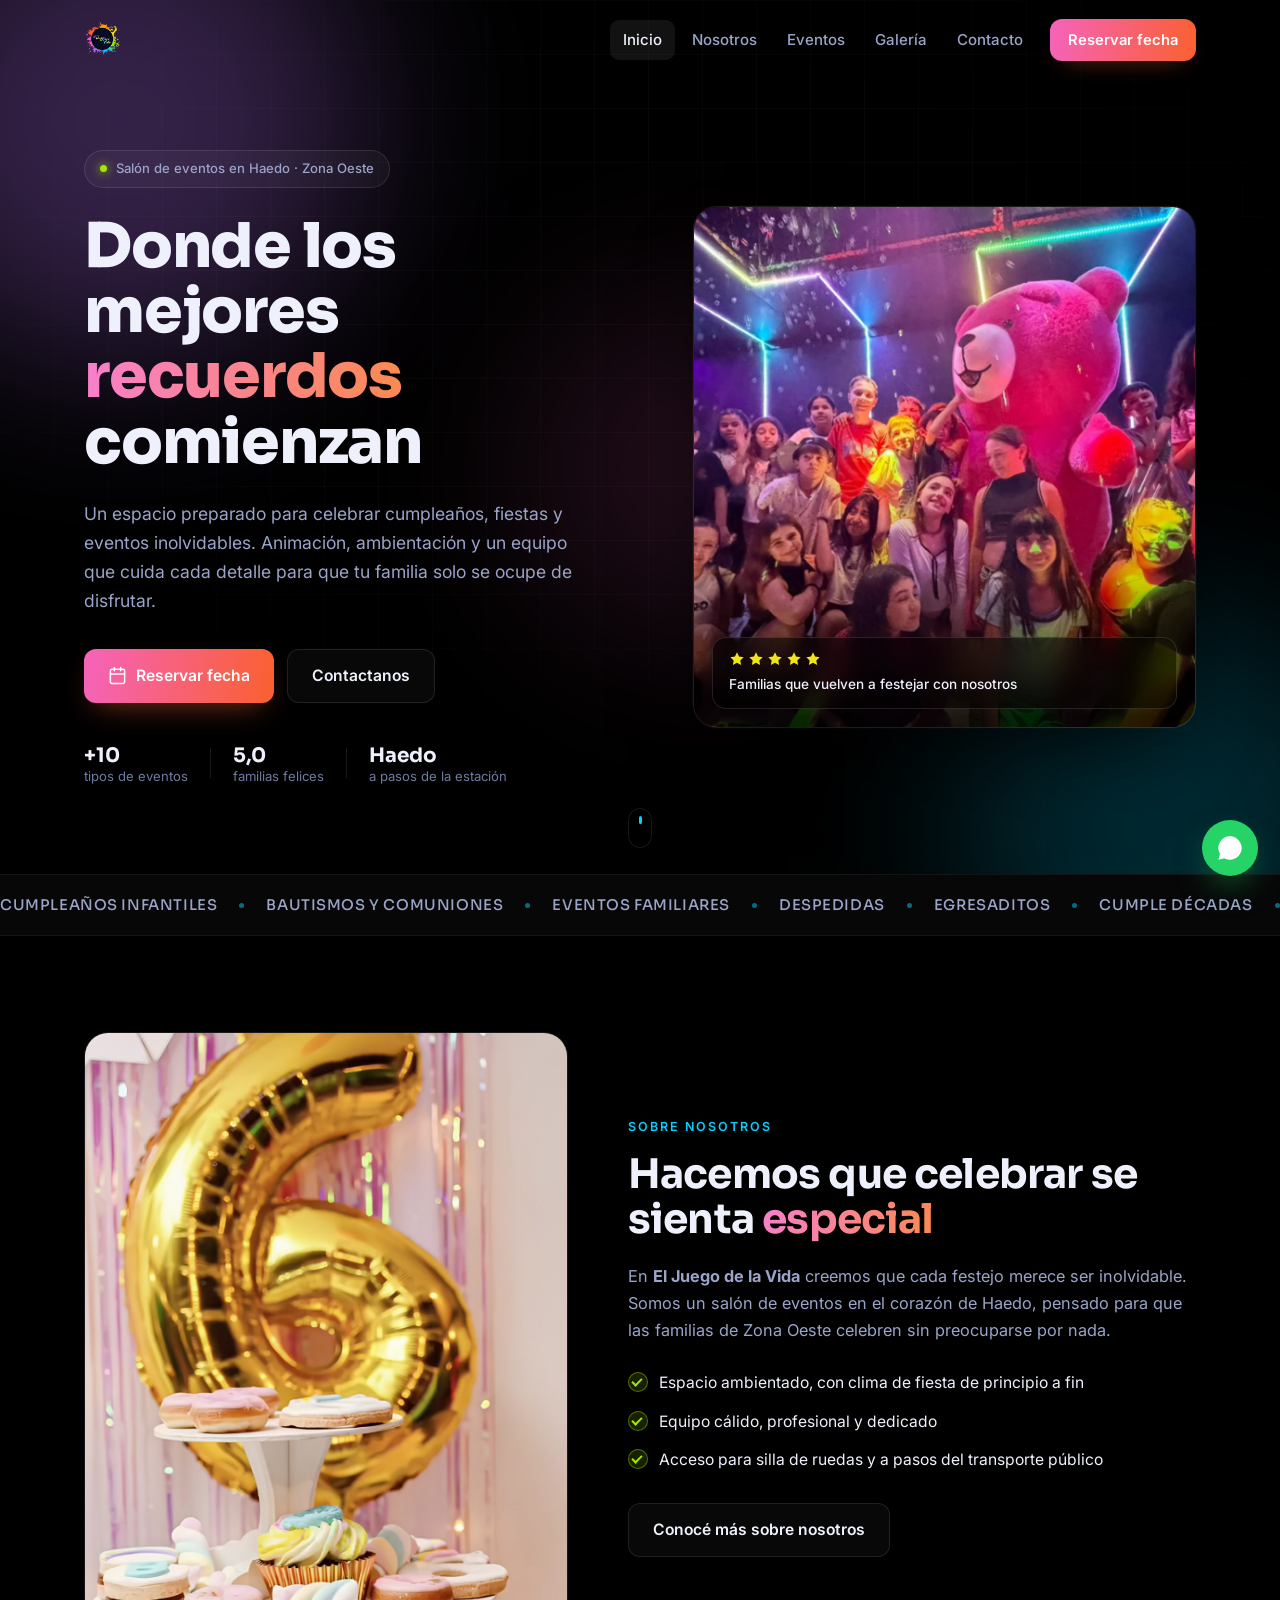
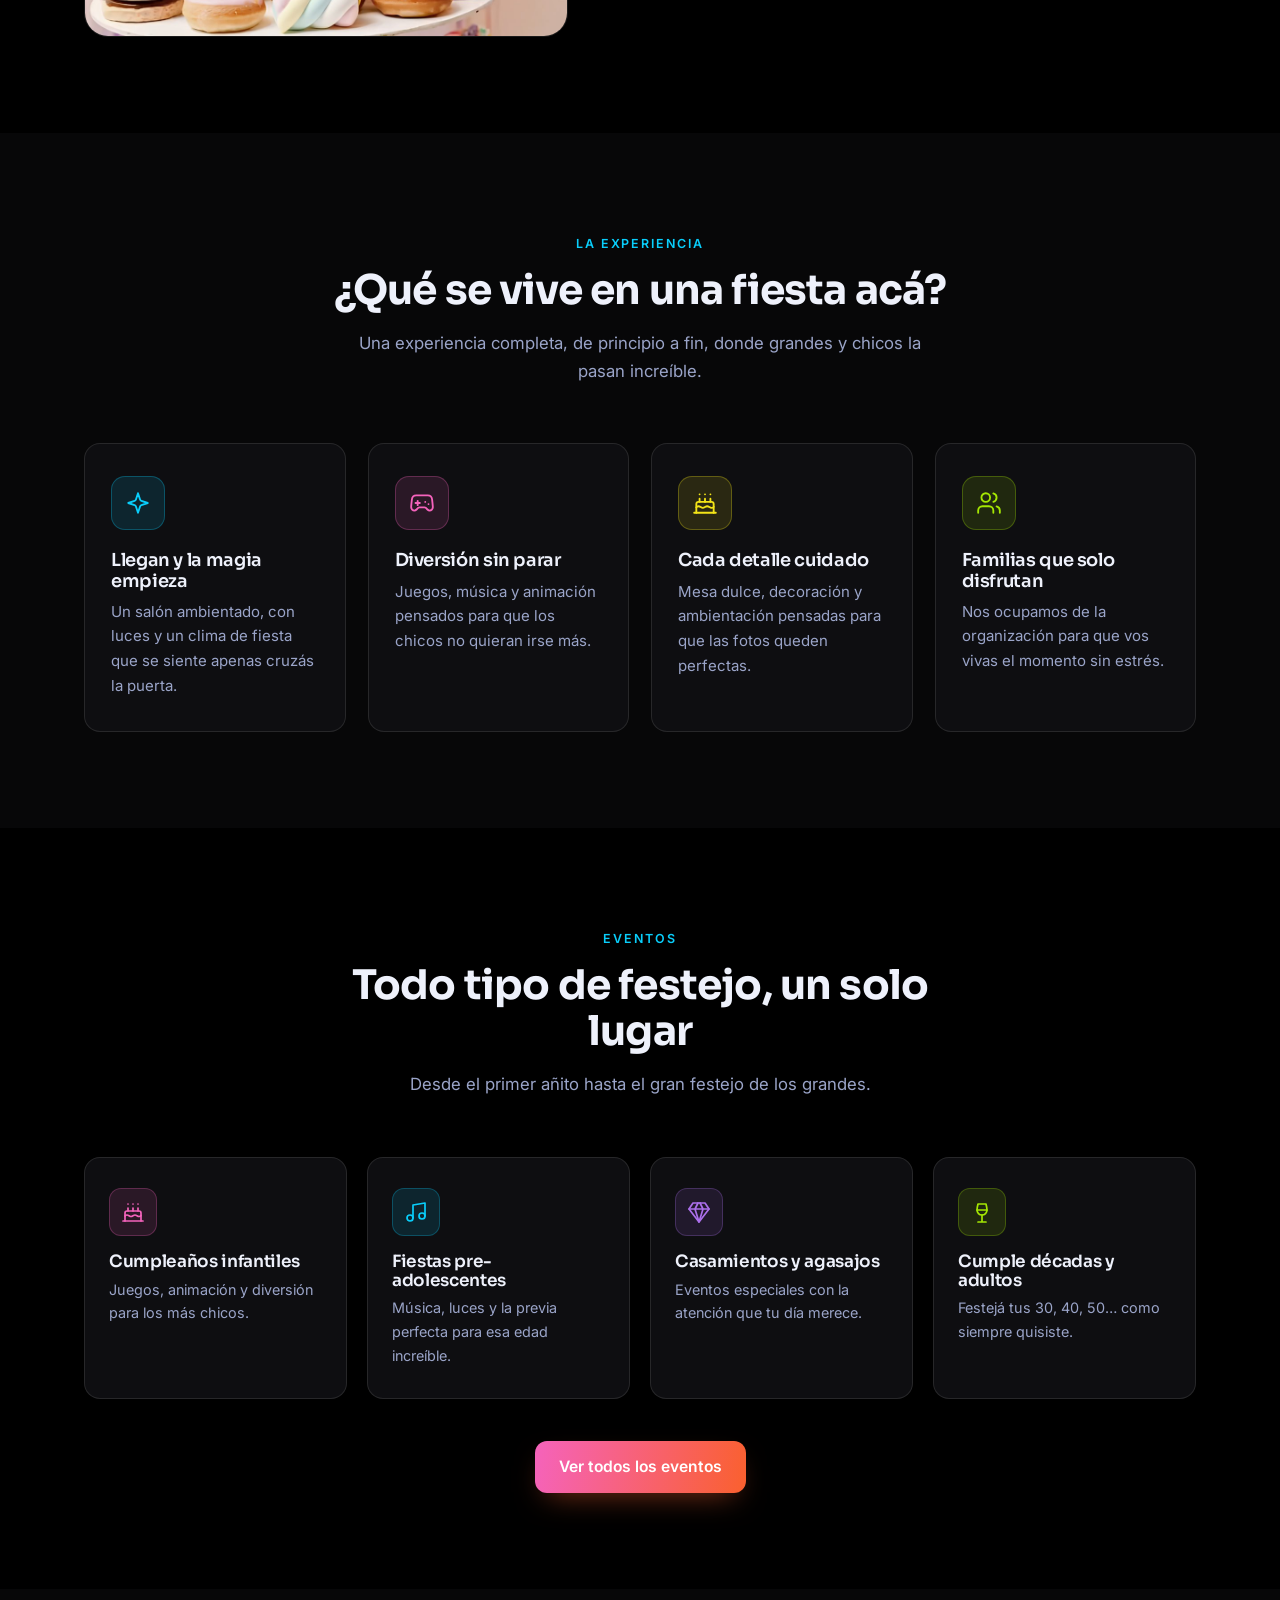
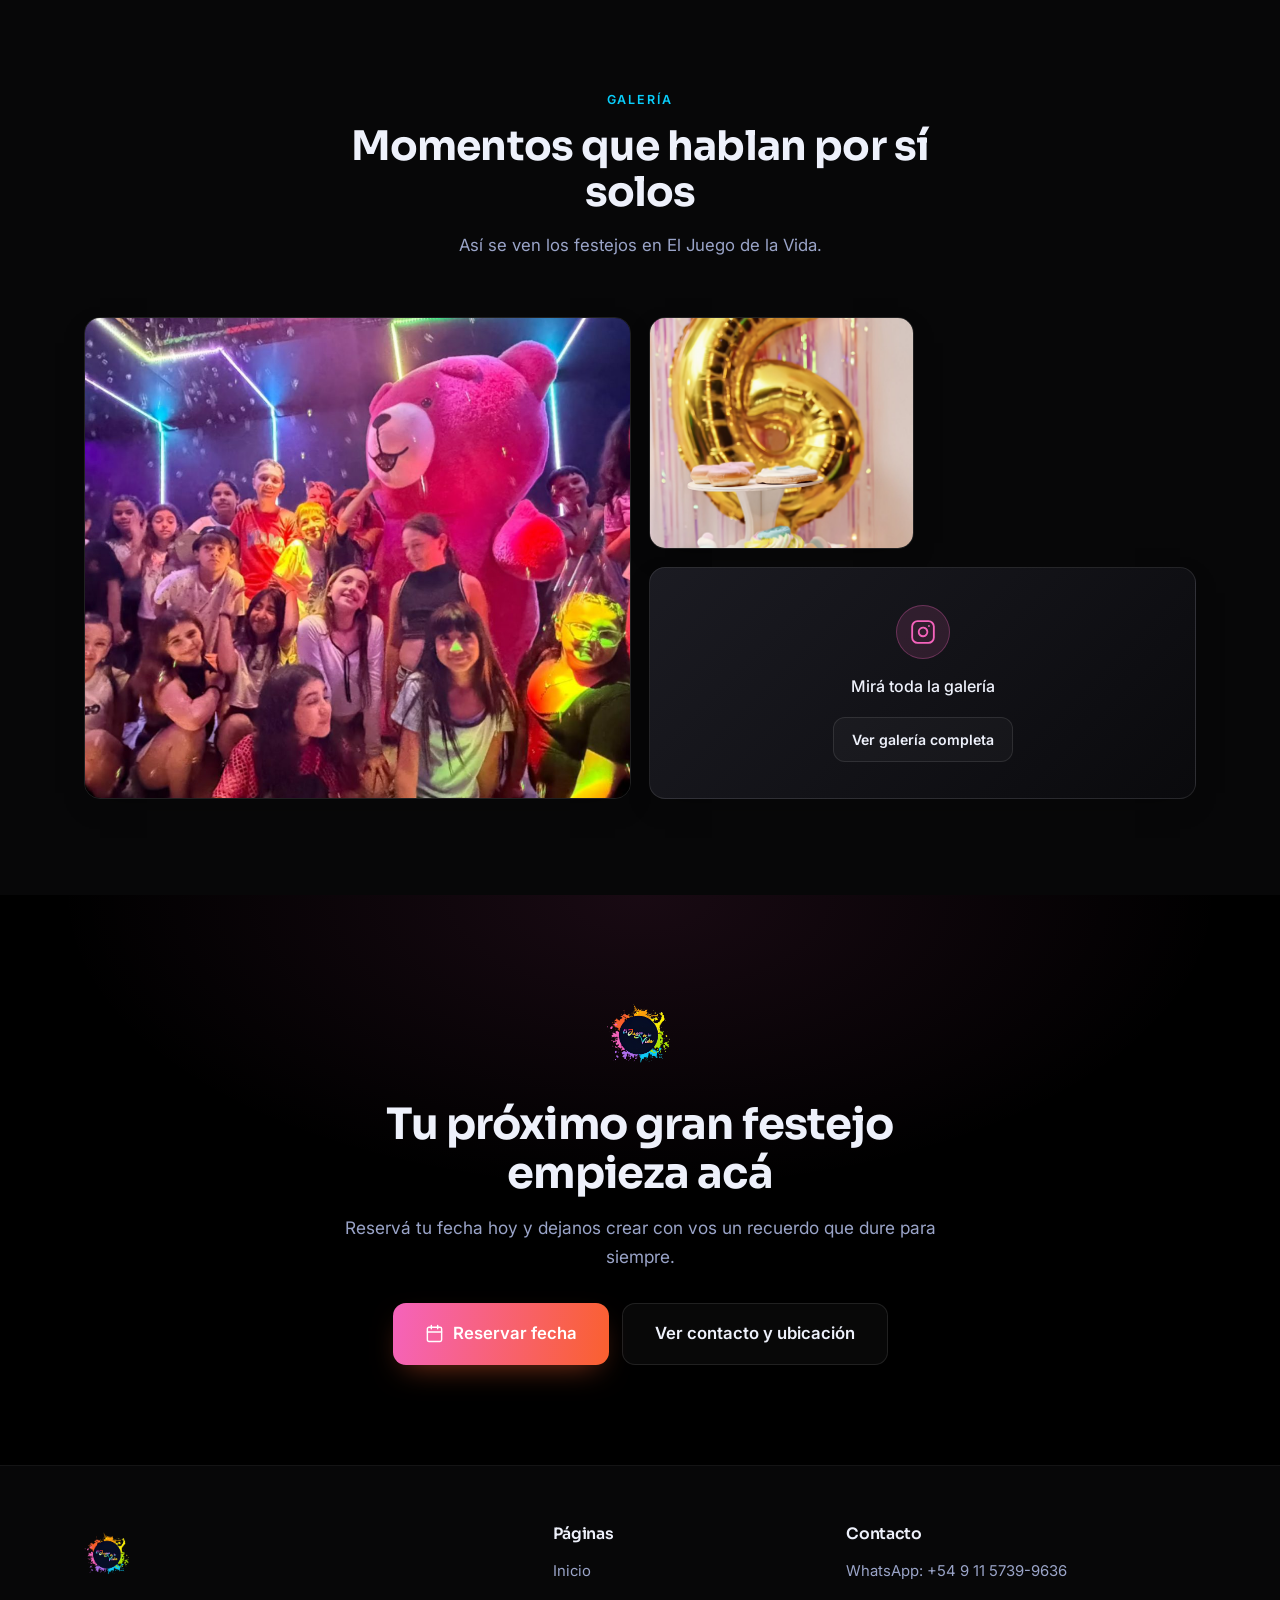
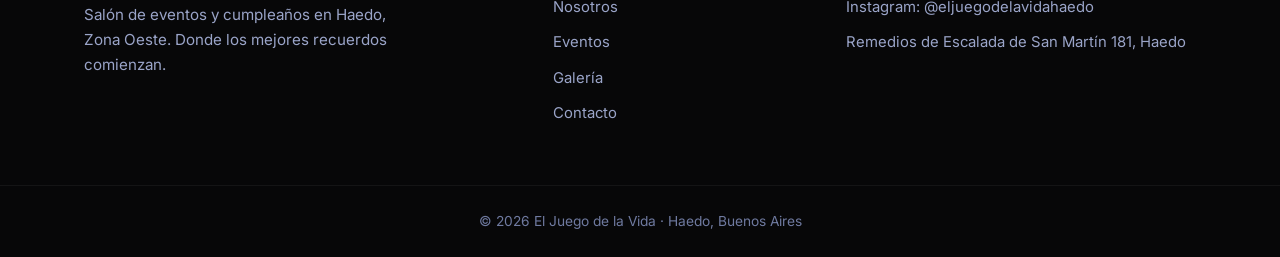
<file: index.html>
<!DOCTYPE html>
<html lang="es">
<head>
  <meta charset="UTF-8" />
  <meta name="viewport" content="width=device-width, initial-scale=1.0" />
  <title>El Juego de la Vida | Salón de Eventos y Cumpleaños en Haedo</title>

  <!-- SEO -->
  <meta name="description" content="El Juego de la Vida — salón de eventos y cumpleaños en Haedo, Zona Oeste. Un espacio preparado, animación y atención personalizada para celebrar momentos inolvidables. Reservá tu fecha por WhatsApp." />
  <meta name="keywords" content="salón de eventos Haedo, salón infantil Haedo, cumpleaños infantiles Haedo, salón para fiestas Haedo, eventos infantiles Zona Oeste, salón de cumpleaños Haedo" />
  <meta name="author" content="El Juego de la Vida" />
  <meta name="robots" content="index, follow" />
  <meta name="theme-color" content="#000000" />
  <link rel="canonical" href="https://eljuegodelavidahaedo.vercel.app/" />

  <!-- Open Graph -->
  <meta property="og:type" content="business.business" />
  <meta property="og:title" content="El Juego de la Vida | Salón de Eventos en Haedo" />
  <meta property="og:description" content="Donde los mejores recuerdos comienzan. Salón de eventos y cumpleaños en Haedo, Zona Oeste. Reservá tu fecha." />
  <meta property="og:image" content="https://eljuegodelavidahaedo.vercel.app/assets/img/fiesta-oso-rosa.jpg" />
  <meta property="og:url" content="https://eljuegodelavidahaedo.vercel.app/" />
  <meta property="og:locale" content="es_AR" />
  <meta property="og:site_name" content="El Juego de la Vida" />

  <!-- Twitter -->
  <meta name="twitter:card" content="summary_large_image" />
  <meta name="twitter:title" content="El Juego de la Vida | Salón de Eventos en Haedo" />
  <meta name="twitter:description" content="Donde los mejores recuerdos comienzan. Cumpleaños y eventos en Haedo." />
  <meta name="twitter:image" content="https://eljuegodelavidahaedo.vercel.app/assets/img/fiesta-oso-rosa.jpg" />

  <link rel="icon" type="image/png" href="assets/logo/logo.png" />
  <link rel="apple-touch-icon" href="assets/logo/logo.png" />

  <link rel="preconnect" href="https://fonts.googleapis.com" />
  <link rel="preconnect" href="https://fonts.gstatic.com" crossorigin />
  <link href="https://fonts.googleapis.com/css2?family=Sora:wght@500;600;700;800&family=Inter:wght@400;500;600;700&display=swap" rel="stylesheet" />

  <link rel="stylesheet" href="css/style.css" />

  <script type="application/ld+json">
  {
    "@context": "https://schema.org",
    "@type": "EventVenue",
    "name": "El Juego de la Vida",
    "description": "Salón de eventos y cumpleaños en Haedo, Zona Oeste. Espacio preparado, animación y atención personalizada para celebrar momentos inolvidables.",
    "image": "https://eljuegodelavidahaedo.vercel.app/assets/img/fiesta-oso-rosa.jpg",
    "url": "https://eljuegodelavidahaedo.vercel.app/",
    "telephone": "+5491157399636",
    "priceRange": "$$",
    "address": {
      "@type": "PostalAddress",
      "streetAddress": "Remedios de Escalada de San Martín 181",
      "addressLocality": "Haedo",
      "addressRegion": "Buenos Aires",
      "addressCountry": "AR"
    },
    "areaServed": ["Haedo", "Morón", "Ramos Mejía", "Ituzaingó", "Zona Oeste"],
    "sameAs": ["https://www.instagram.com/eljuegodelavidahaedo/"],
    "amenityFeature": [
      { "@type": "LocationFeatureSpecification", "name": "Espacio de juegos", "value": true },
      { "@type": "LocationFeatureSpecification", "name": "Accesible para silla de ruedas", "value": true }
    ]
  }
  </script>
</head>
<body>

  <!-- ===== HEADER ===== -->
  <header class="site-header" id="header">
    <div class="container nav-wrap">
      <a href="index.html" class="brand" aria-label="El Juego de la Vida - Inicio">
        <img src="assets/logo/logo.png" alt="Logo El Juego de la Vida" class="brand-logo" />
      </a>
      <nav class="nav" id="nav" aria-label="Navegación principal">
        <a href="index.html" class="nav-link active">Inicio</a>
        <a href="nosotros.html" class="nav-link">Nosotros</a>
        <a href="eventos.html" class="nav-link">Eventos</a>
        <a href="galeria.html" class="nav-link">Galería</a>
        <a href="contacto.html" class="nav-link">Contacto</a>
        <a href="https://wa.me/5491157399636?text=Hola!%20Quiero%20consultar%20por%20una%20fecha%20en%20El%20Juego%20de%20la%20Vida"
           class="btn btn-nav" target="_blank" rel="noopener">Reservar fecha</a>
      </nav>
      <button class="nav-toggle" id="navToggle" aria-label="Abrir menú" aria-expanded="false">
        <span></span><span></span><span></span>
      </button>
    </div>
  </header>

  <!-- ===== HERO ===== -->
  <section class="hero" id="hero">
    <div class="hero-bg" aria-hidden="true">
      <span class="orb orb-1"></span>
      <span class="orb orb-2"></span>
      <span class="orb orb-3"></span>
      <span class="hero-grid"></span>
    </div>

    <div class="container hero-inner">
      <div class="hero-content reveal">
        <span class="eyebrow"><span class="dot"></span> Salón de eventos en Haedo · Zona Oeste</span>
        <h1 class="hero-title">
          Donde los mejores <span class="grad-text">recuerdos</span> comienzan
        </h1>
        <p class="hero-sub">
          Un espacio preparado para celebrar cumpleaños, fiestas y eventos inolvidables.
          Animación, ambientación y un equipo que cuida cada detalle para que tu familia
          solo se ocupe de disfrutar.
        </p>

        <div class="hero-cta">
          <a href="https://wa.me/5491157399636?text=Hola!%20Quiero%20reservar%20una%20fecha%20en%20El%20Juego%20de%20la%20Vida.%20Mi%20evento%20es%20para..."
             class="btn btn-primary" target="_blank" rel="noopener">
            <svg class="ico" viewBox="0 0 24 24" fill="none" stroke="currentColor" stroke-width="1.8" stroke-linecap="round" stroke-linejoin="round" aria-hidden="true"><rect width="18" height="18" x="3" y="4" rx="2"/><path d="M3 10h18M8 2v4M16 2v4"/></svg>
            Reservar fecha
          </a>
          <a href="contacto.html" class="btn btn-outline">Contactanos</a>
        </div>

        <ul class="trust-row">
          <li><strong>+10</strong><span>tipos de eventos</span></li>
          <li class="trust-sep" aria-hidden="true"></li>
          <li><strong>5,0</strong><span>familias felices</span></li>
          <li class="trust-sep" aria-hidden="true"></li>
          <li><strong>Haedo</strong><span>a pasos de la estación</span></li>
        </ul>
      </div>

      <div class="hero-media reveal" data-delay="120">
        <div class="hero-card">
          <img src="assets/img/fiesta-oso-rosa.jpg" alt="Festejo con luces de colores y ambientación de fiesta en El Juego de la Vida, Haedo" loading="eager" />
          <div class="hero-rating">
            <div class="hero-stars" aria-label="Calificación 5 de 5">
              <svg viewBox="0 0 24 24" fill="currentColor" aria-hidden="true"><path d="m12 2 3.09 6.26L22 9.27l-5 4.87 1.18 6.88L12 17.77l-6.18 3.25L7 14.14 2 9.27l6.91-1.01z"/></svg>
              <svg viewBox="0 0 24 24" fill="currentColor" aria-hidden="true"><path d="m12 2 3.09 6.26L22 9.27l-5 4.87 1.18 6.88L12 17.77l-6.18 3.25L7 14.14 2 9.27l6.91-1.01z"/></svg>
              <svg viewBox="0 0 24 24" fill="currentColor" aria-hidden="true"><path d="m12 2 3.09 6.26L22 9.27l-5 4.87 1.18 6.88L12 17.77l-6.18 3.25L7 14.14 2 9.27l6.91-1.01z"/></svg>
              <svg viewBox="0 0 24 24" fill="currentColor" aria-hidden="true"><path d="m12 2 3.09 6.26L22 9.27l-5 4.87 1.18 6.88L12 17.77l-6.18 3.25L7 14.14 2 9.27l6.91-1.01z"/></svg>
              <svg viewBox="0 0 24 24" fill="currentColor" aria-hidden="true"><path d="m12 2 3.09 6.26L22 9.27l-5 4.87 1.18 6.88L12 17.77l-6.18 3.25L7 14.14 2 9.27l6.91-1.01z"/></svg>
            </div>
            <span>Familias que vuelven a festejar con nosotros</span>
          </div>
        </div>
      </div>
    </div>

    <a href="#nosotros-teaser" class="scroll-cue" aria-label="Ver más">
      <span></span>
    </a>
  </section>

  <!-- ===== MARQUEE ===== -->
  <div class="marquee" aria-hidden="true">
    <div class="marquee-track">
      <span>Cumpleaños infantiles<i></i>Bautismos y comuniones<i></i>Eventos familiares<i></i>Despedidas<i></i>Egresaditos<i></i>Cumple décadas<i></i>Reuniones empresariales<i></i></span>
      <span>Cumpleaños infantiles<i></i>Bautismos y comuniones<i></i>Eventos familiares<i></i>Despedidas<i></i>Egresaditos<i></i>Cumple décadas<i></i>Reuniones empresariales<i></i></span>
    </div>
  </div>

  <!-- ===== NOSOTROS (teaser) ===== -->
  <section class="section" id="nosotros-teaser">
    <div class="container about-grid">
      <div class="about-media reveal">
        <img src="assets/img/cumple-mesa-dulce.jpg" alt="Mesa dulce de cumpleaños con detalles cuidados en El Juego de la Vida" loading="lazy" />
      </div>
      <div class="about-text reveal" data-delay="120">
        <span class="section-eyebrow">Sobre nosotros</span>
        <h2 class="section-title">Hacemos que celebrar se sienta <span class="grad-text">especial</span></h2>
        <p>
          En <strong>El Juego de la Vida</strong> creemos que cada festejo merece ser
          inolvidable. Somos un salón de eventos en el corazón de Haedo, pensado para que
          las familias de Zona Oeste celebren sin preocuparse por nada.
        </p>
        <ul class="about-list">
          <li><span class="check" aria-hidden="true"></span> Espacio ambientado, con clima de fiesta de principio a fin</li>
          <li><span class="check" aria-hidden="true"></span> Equipo cálido, profesional y dedicado</li>
          <li><span class="check" aria-hidden="true"></span> Acceso para silla de ruedas y a pasos del transporte público</li>
        </ul>
        <a href="nosotros.html" class="btn btn-outline">Conocé más sobre nosotros</a>
      </div>
    </div>
  </section>

  <!-- ===== EXPERIENCIA ===== -->
  <section class="section section-alt" id="experiencia">
    <div class="container">
      <div class="section-head reveal">
        <span class="section-eyebrow">La experiencia</span>
        <h2 class="section-title">¿Qué se vive en una fiesta acá?</h2>
        <p class="section-lead">Una experiencia completa, de principio a fin, donde grandes y chicos la pasan increíble.</p>
      </div>

      <div class="exp-grid">
        <article class="exp-card reveal" style="--c:var(--cyan)">
          <span class="exp-icon">
            <svg viewBox="0 0 24 24" fill="none" stroke="currentColor" stroke-width="1.7" stroke-linecap="round" stroke-linejoin="round" aria-hidden="true"><path d="m12 3-1.9 5.8a2 2 0 0 1-1.3 1.3L3 12l5.8 1.9a2 2 0 0 1 1.3 1.3L12 21l1.9-5.8a2 2 0 0 1 1.3-1.3L21 12l-5.8-1.9a2 2 0 0 1-1.3-1.3z"/></svg>
          </span>
          <h3>Llegan y la magia empieza</h3>
          <p>Un salón ambientado, con luces y un clima de fiesta que se siente apenas cruzás la puerta.</p>
        </article>
        <article class="exp-card reveal" data-delay="80" style="--c:var(--pink)">
          <span class="exp-icon">
            <svg viewBox="0 0 24 24" fill="none" stroke="currentColor" stroke-width="1.7" stroke-linecap="round" stroke-linejoin="round" aria-hidden="true"><path d="M6 12h4m-2-2v4"/><path d="M15 11h.01M18 13h.01"/><path d="M17.32 5H6.68a4 4 0 0 0-3.98 3.59c-.006.05-.01.1-.017.15C2.6 9.42 2 14.46 2 16a3 3 0 0 0 3 3c1 0 1.5-.5 2-1l1.41-1.41A2 2 0 0 1 9.83 16h4.34a2 2 0 0 1 1.41.59L17 18c.5.5 1 1 2 1a3 3 0 0 0 3-3c0-1.54-.6-6.58-.68-7.26-.007-.05-.011-.1-.017-.15A4 4 0 0 0 17.32 5z"/></svg>
          </span>
          <h3>Diversión sin parar</h3>
          <p>Juegos, música y animación pensados para que los chicos no quieran irse más.</p>
        </article>
        <article class="exp-card reveal" data-delay="160" style="--c:var(--yellow)">
          <span class="exp-icon">
            <svg viewBox="0 0 24 24" fill="none" stroke="currentColor" stroke-width="1.7" stroke-linecap="round" stroke-linejoin="round" aria-hidden="true"><path d="M20 21v-8a2 2 0 0 0-2-2H6a2 2 0 0 0-2 2v8"/><path d="M4 16s.5-1 2-1 2.5 1.5 4 1.5 2.5-1.5 4-1.5 2.5 1.5 4 1.5 2-1 2-1"/><path d="M2 21h20M7 8v3M12 8v3M17 8v3M7 4h.01M12 4h.01M17 4h.01"/></svg>
          </span>
          <h3>Cada detalle cuidado</h3>
          <p>Mesa dulce, decoración y ambientación pensadas para que las fotos queden perfectas.</p>
        </article>
        <article class="exp-card reveal" data-delay="240" style="--c:var(--green)">
          <span class="exp-icon">
            <svg viewBox="0 0 24 24" fill="none" stroke="currentColor" stroke-width="1.7" stroke-linecap="round" stroke-linejoin="round" aria-hidden="true"><path d="M16 21v-2a4 4 0 0 0-4-4H6a4 4 0 0 0-4 4v2"/><circle cx="9" cy="7" r="4"/><path d="M22 21v-2a4 4 0 0 0-3-3.87M16 3.13a4 4 0 0 1 0 7.75"/></svg>
          </span>
          <h3>Familias que solo disfrutan</h3>
          <p>Nos ocupamos de la organización para que vos vivas el momento sin estrés.</p>
        </article>
      </div>
    </div>
  </section>

  <!-- ===== EVENTOS (teaser) ===== -->
  <section class="section" id="eventos-teaser">
    <div class="container">
      <div class="section-head reveal">
        <span class="section-eyebrow">Eventos</span>
        <h2 class="section-title">Todo tipo de festejo, un solo lugar</h2>
        <p class="section-lead">Desde el primer añito hasta el gran festejo de los grandes.</p>
      </div>

      <div class="events-grid">
        <article class="event-card reveal" style="--c:var(--pink)">
          <span class="event-icon">
            <svg viewBox="0 0 24 24" fill="none" stroke="currentColor" stroke-width="1.7" stroke-linecap="round" stroke-linejoin="round" aria-hidden="true"><path d="M20 21v-8a2 2 0 0 0-2-2H6a2 2 0 0 0-2 2v8"/><path d="M4 16s.5-1 2-1 2.5 1.5 4 1.5 2.5-1.5 4-1.5 2.5 1.5 4 1.5 2-1 2-1"/><path d="M2 21h20M7 8v3M12 8v3M17 8v3M7 4h.01M12 4h.01M17 4h.01"/></svg>
          </span>
          <h3>Cumpleaños infantiles</h3>
          <p>Juegos, animación y diversión para los más chicos.</p>
        </article>
        <article class="event-card reveal" data-delay="60" style="--c:var(--cyan)">
          <span class="event-icon">
            <svg viewBox="0 0 24 24" fill="none" stroke="currentColor" stroke-width="1.7" stroke-linecap="round" stroke-linejoin="round" aria-hidden="true"><path d="M9 18V5l12-2v13"/><circle cx="6" cy="18" r="3"/><circle cx="18" cy="16" r="3"/></svg>
          </span>
          <h3>Fiestas pre-adolescentes</h3>
          <p>Música, luces y la previa perfecta para esa edad increíble.</p>
        </article>
        <article class="event-card reveal" data-delay="120" style="--c:var(--purple)">
          <span class="event-icon">
            <svg viewBox="0 0 24 24" fill="none" stroke="currentColor" stroke-width="1.7" stroke-linecap="round" stroke-linejoin="round" aria-hidden="true"><path d="M6 3h12l4 6-10 13L2 9Z"/><path d="M11 3 8 9l4 13 4-13-3-6M2 9h20"/></svg>
          </span>
          <h3>Casamientos y agasajos</h3>
          <p>Eventos especiales con la atención que tu día merece.</p>
        </article>
        <article class="event-card reveal" data-delay="180" style="--c:var(--green)">
          <span class="event-icon">
            <svg viewBox="0 0 24 24" fill="none" stroke="currentColor" stroke-width="1.7" stroke-linecap="round" stroke-linejoin="round" aria-hidden="true"><path d="M8 22h8M7 10h10M12 15v7"/><path d="M12 15a5 5 0 0 0 5-5c0-2-.5-4-1-6H8c-.5 2-1 4-1 6a5 5 0 0 0 5 5Z"/></svg>
          </span>
          <h3>Cumple décadas y adultos</h3>
          <p>Festejá tus 30, 40, 50… como siempre quisiste.</p>
        </article>
      </div>

      <div class="section-cta reveal" style="text-align:center; margin-top:42px;">
        <a href="eventos.html" class="btn btn-primary">Ver todos los eventos</a>
      </div>
    </div>
  </section>

  <!-- ===== GALERÍA (teaser) ===== -->
  <section class="section section-alt" id="galeria-teaser">
    <div class="container">
      <div class="section-head reveal">
        <span class="section-eyebrow">Galería</span>
        <h2 class="section-title">Momentos que hablan por sí solos</h2>
        <p class="section-lead">Así se ven los festejos en El Juego de la Vida.</p>
      </div>

      <div class="gallery">
        <figure class="gallery-item gallery-lg reveal" data-img="assets/img/fiesta-oso-rosa.jpg" data-caption="Fiesta a pura energía con luces de colores">
          <img src="assets/img/fiesta-oso-rosa.jpg" alt="Grupo de chicos festejando con luces de colores" loading="lazy" />
          <figcaption><span>La fiesta en su mejor momento</span></figcaption>
        </figure>
        <figure class="gallery-item reveal" data-delay="100" data-img="assets/img/cumple-mesa-dulce.jpg" data-caption="Mesa dulce de cumpleaños">
          <img src="assets/img/cumple-mesa-dulce.jpg" alt="Mesa dulce con globo dorado y cupcakes" loading="lazy" />
          <figcaption><span>Mesas dulces de ensueño</span></figcaption>
        </figure>
        <figure class="gallery-item gallery-text reveal" data-delay="160">
          <div class="gallery-cta">
            <span class="gallery-cta-icon">
              <svg viewBox="0 0 24 24" fill="none" stroke="currentColor" stroke-width="1.7" stroke-linecap="round" stroke-linejoin="round" aria-hidden="true"><rect width="20" height="20" x="2" y="2" rx="5"/><path d="M16 11.37A4 4 0 1 1 12.63 8 4 4 0 0 1 16 11.37z"/><line x1="17.5" x2="17.51" y1="6.5" y2="6.5"/></svg>
            </span>
            <p>Mirá toda la galería</p>
            <a href="galeria.html" class="btn btn-outline btn-sm">Ver galería completa</a>
          </div>
        </figure>
      </div>
    </div>
  </section>

  <!-- ===== CTA FINAL ===== -->
  <section class="cta-final" id="reservar">
    <div class="container cta-final-inner reveal">
      <img src="assets/logo/logo.png" alt="El Juego de la Vida" class="cta-final-logo" />
      <h2>Tu próximo gran festejo empieza acá</h2>
      <p>Reservá tu fecha hoy y dejanos crear con vos un recuerdo que dure para siempre.</p>
      <div class="hero-cta center">
        <a href="https://wa.me/5491157399636?text=Hola!%20Quiero%20reservar%20una%20fecha%20en%20El%20Juego%20de%20la%20Vida"
           class="btn btn-primary btn-lg" target="_blank" rel="noopener">
          <svg class="ico" viewBox="0 0 24 24" fill="none" stroke="currentColor" stroke-width="1.8" stroke-linecap="round" stroke-linejoin="round" aria-hidden="true"><rect width="18" height="18" x="3" y="4" rx="2"/><path d="M3 10h18M8 2v4M16 2v4"/></svg>
          Reservar fecha
        </a>
        <a href="contacto.html" class="btn btn-outline btn-lg">Ver contacto y ubicación</a>
      </div>
    </div>
  </section>

  <!-- ===== FOOTER ===== -->
  <footer class="site-footer">
    <div class="container footer-grid">
      <div class="footer-brand">
        <img src="assets/logo/logo.png" alt="El Juego de la Vida" />
        <p>Salón de eventos y cumpleaños en Haedo, Zona Oeste. Donde los mejores recuerdos comienzan.</p>
      </div>
      <div class="footer-col">
        <h4>Páginas</h4>
        <a href="index.html">Inicio</a>
        <a href="nosotros.html">Nosotros</a>
        <a href="eventos.html">Eventos</a>
        <a href="galeria.html">Galería</a>
        <a href="contacto.html">Contacto</a>
      </div>
      <div class="footer-col">
        <h4>Contacto</h4>
        <a href="https://wa.me/5491157399636" target="_blank" rel="noopener">WhatsApp: +54 9 11 5739-9636</a>
        <a href="https://www.instagram.com/eljuegodelavidahaedo/" target="_blank" rel="noopener">Instagram: @eljuegodelavidahaedo</a>
        <span>Remedios de Escalada de San Martín 181, Haedo</span>
      </div>
    </div>
    <div class="footer-bottom">
      <p>© <span id="year"></span> El Juego de la Vida · Haedo, Buenos Aires</p>
    </div>
  </footer>

  <a href="https://wa.me/5491157399636?text=Hola!%20Quiero%20consultar%20por%20El%20Juego%20de%20la%20Vida"
     class="wa-float" target="_blank" rel="noopener" aria-label="Chatear por WhatsApp">
    <svg viewBox="0 0 24 24" width="28" height="28" fill="currentColor" aria-hidden="true"><path d="M17.47 14.38c-.3-.15-1.75-.86-2.02-.96-.27-.1-.47-.15-.66.15-.2.3-.76.96-.93 1.16-.17.2-.34.22-.64.07-.3-.15-1.25-.46-2.38-1.47-.88-.78-1.47-1.75-1.64-2.05-.17-.3-.02-.46.13-.61.13-.13.3-.34.45-.51.15-.17.2-.3.3-.5.1-.2.05-.37-.02-.52-.08-.15-.66-1.6-.91-2.19-.24-.57-.48-.5-.66-.5-.17 0-.37-.02-.56-.02s-.52.07-.79.37c-.27.3-1.04 1.02-1.04 2.48s1.07 2.88 1.22 3.08c.15.2 2.1 3.2 5.08 4.49.71.31 1.26.49 1.69.62.71.23 1.36.2 1.87.12.57-.08 1.75-.71 2-1.4.25-.69.25-1.28.17-1.4-.07-.13-.27-.2-.57-.35zM12 2a10 10 0 0 0-8.6 15.06L2 22l5.05-1.32A10 10 0 1 0 12 2z"/></svg>
  </a>

  <div class="sticky-cta">
    <a href="contacto.html" class="btn btn-outline">Contacto</a>
    <a href="https://wa.me/5491157399636?text=Hola!%20Quiero%20reservar%20una%20fecha" class="btn btn-primary" target="_blank" rel="noopener">Reservar fecha</a>
  </div>

  <script src="js/script.js"></script>
</body>
</html>
</file>
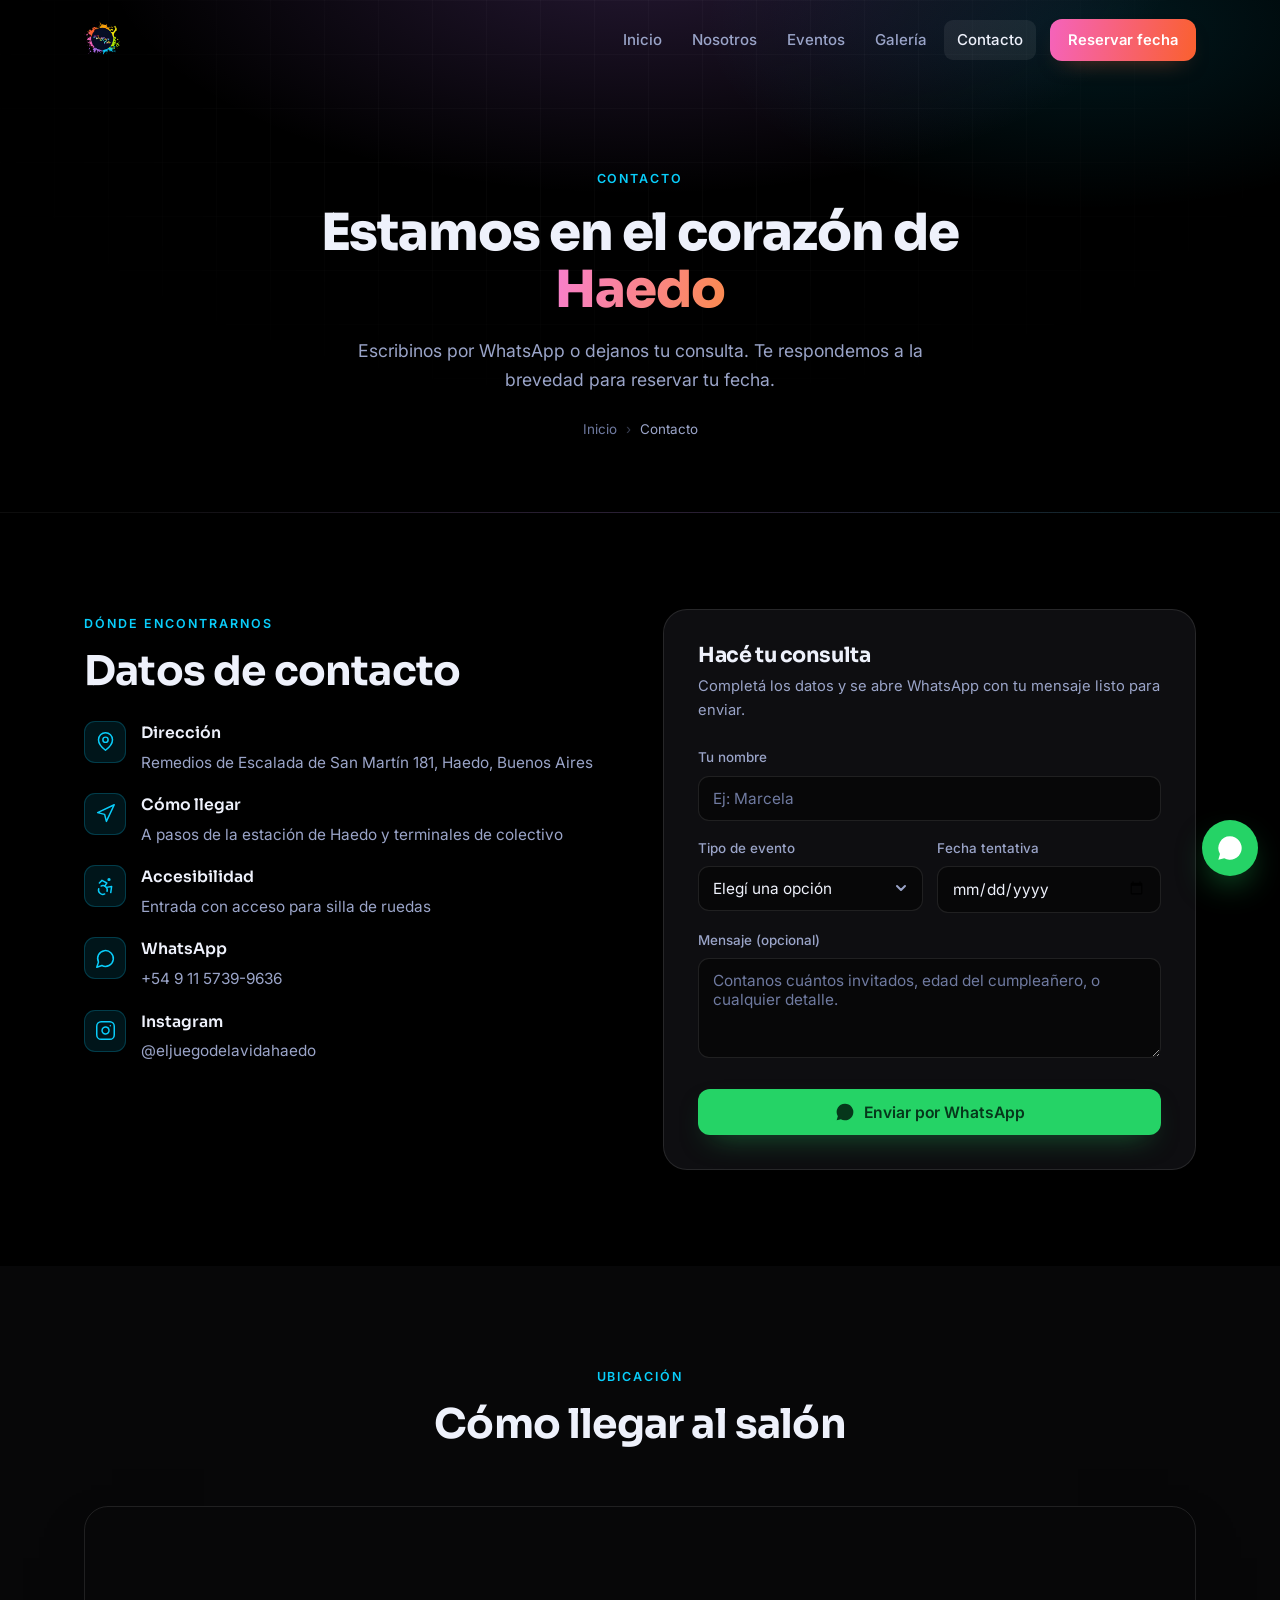
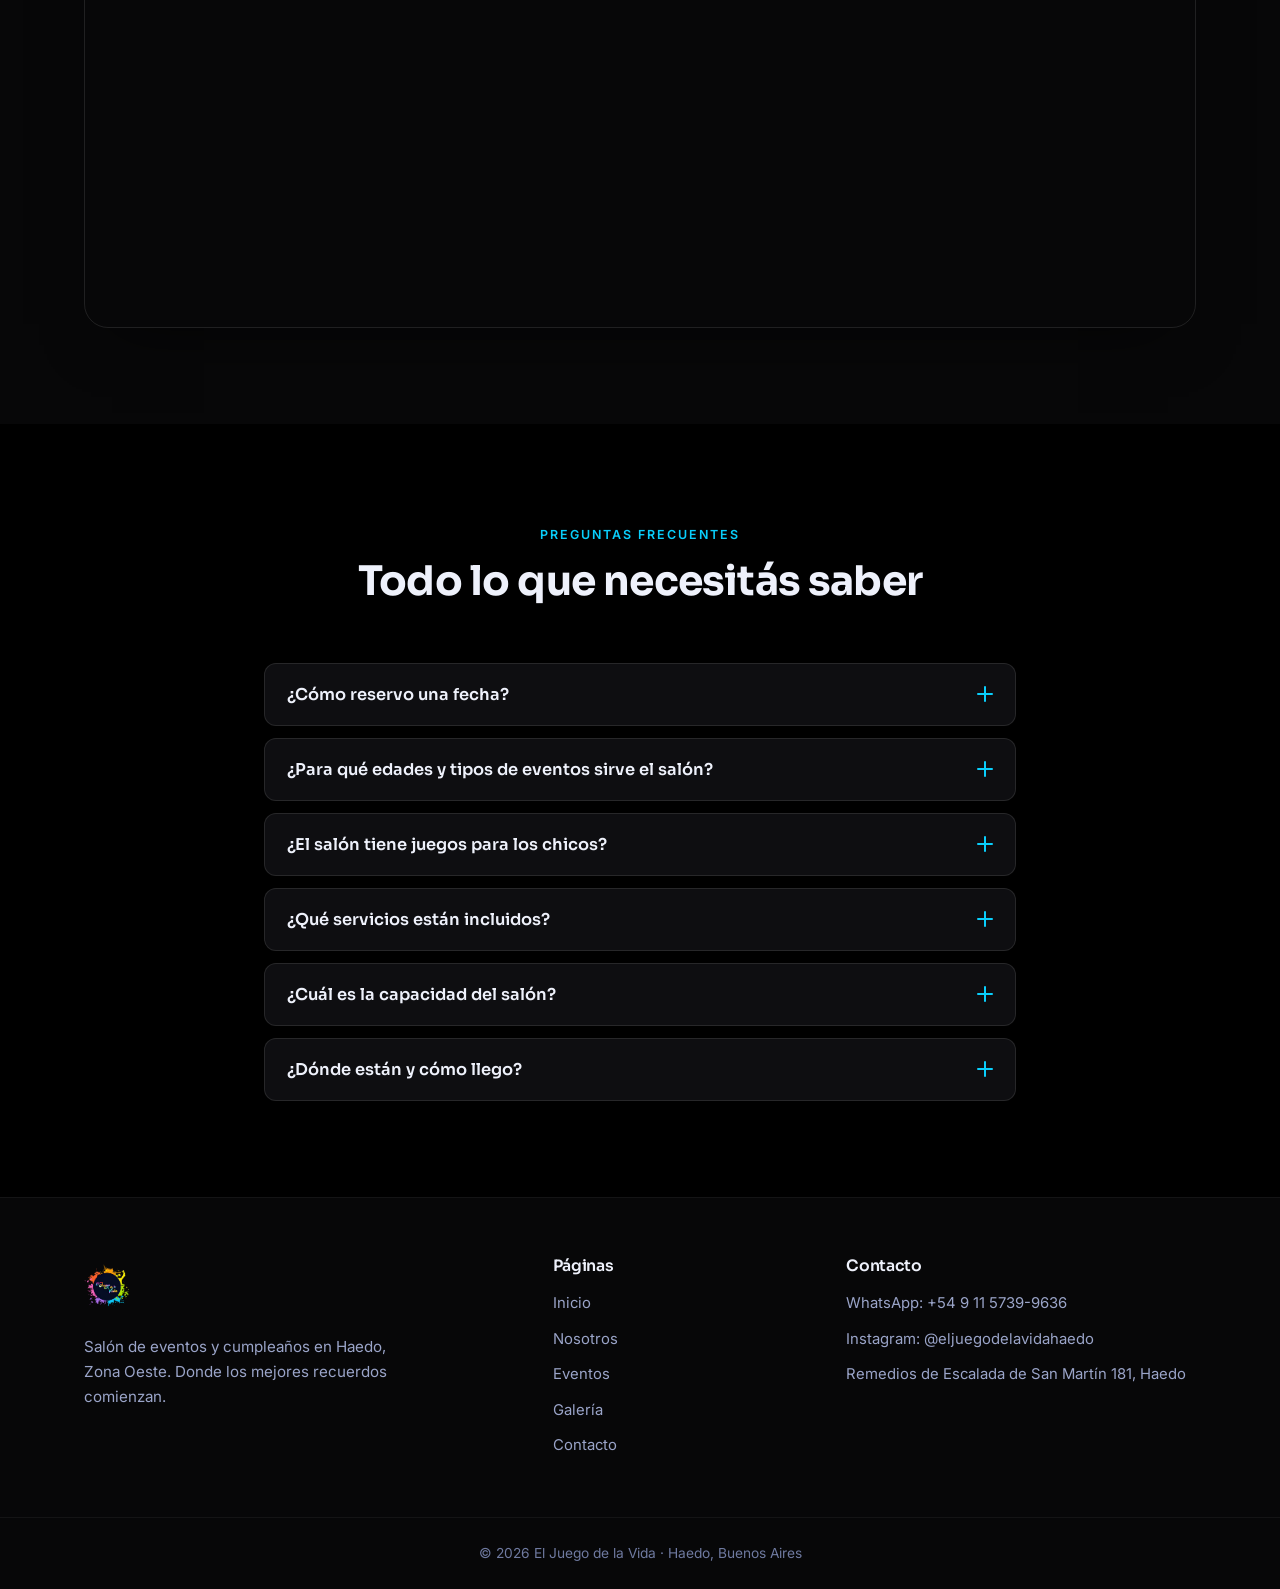
<file: contacto.html>
<!DOCTYPE html>
<html lang="es">
<head>
  <meta charset="UTF-8" />
  <meta name="viewport" content="width=device-width, initial-scale=1.0" />
  <title>Contacto y Ubicación | El Juego de la Vida — Haedo</title>

  <meta name="description" content="Contactá a El Juego de la Vida: Remedios de Escalada de San Martín 181, Haedo. Escribinos por WhatsApp al +54 9 11 5739-9636 y reservá tu fecha." />
  <meta name="robots" content="index, follow" />
  <meta name="theme-color" content="#000000" />
  <link rel="canonical" href="https://eljuegodelavidahaedo.vercel.app/contacto.html" />

  <meta property="og:type" content="website" />
  <meta property="og:title" content="Contacto y Ubicación | El Juego de la Vida" />
  <meta property="og:description" content="Estamos en el corazón de Haedo. Escribinos por WhatsApp y reservá tu fecha." />
  <meta property="og:image" content="https://eljuegodelavidahaedo.vercel.app/assets/img/fiesta-oso-rosa.jpg" />
  <meta property="og:url" content="https://eljuegodelavidahaedo.vercel.app/contacto.html" />
  <meta property="og:locale" content="es_AR" />
  <meta property="og:site_name" content="El Juego de la Vida" />
  <meta name="twitter:card" content="summary_large_image" />

  <link rel="icon" type="image/png" href="assets/logo/logo.png" />
  <link rel="apple-touch-icon" href="assets/logo/logo.png" />

  <link rel="preconnect" href="https://fonts.googleapis.com" />
  <link rel="preconnect" href="https://fonts.gstatic.com" crossorigin />
  <link href="https://fonts.googleapis.com/css2?family=Sora:wght@500;600;700;800&family=Inter:wght@400;500;600;700&display=swap" rel="stylesheet" />

  <link rel="stylesheet" href="css/style.css" />
</head>
<body>

  <!-- ===== HEADER ===== -->
  <header class="site-header" id="header">
    <div class="container nav-wrap">
      <a href="index.html" class="brand" aria-label="El Juego de la Vida - Inicio">
        <img src="assets/logo/logo.png" alt="Logo El Juego de la Vida" class="brand-logo" />
      </a>
      <nav class="nav" id="nav" aria-label="Navegación principal">
        <a href="index.html" class="nav-link">Inicio</a>
        <a href="nosotros.html" class="nav-link">Nosotros</a>
        <a href="eventos.html" class="nav-link">Eventos</a>
        <a href="galeria.html" class="nav-link">Galería</a>
        <a href="contacto.html" class="nav-link active">Contacto</a>
        <a href="https://wa.me/5491157399636?text=Hola!%20Quiero%20consultar%20por%20una%20fecha%20en%20El%20Juego%20de%20la%20Vida"
           class="btn btn-nav" target="_blank" rel="noopener">Reservar fecha</a>
      </nav>
      <button class="nav-toggle" id="navToggle" aria-label="Abrir menú" aria-expanded="false">
        <span></span><span></span><span></span>
      </button>
    </div>
  </header>

  <!-- ===== PAGE HERO ===== -->
  <section class="page-hero">
    <div class="page-hero-inner reveal">
      <span class="section-eyebrow">Contacto</span>
      <h1>Estamos en el corazón de <span class="grad-text">Haedo</span></h1>
      <p>Escribinos por WhatsApp o dejanos tu consulta. Te respondemos a la brevedad para reservar tu fecha.</p>
      <nav class="breadcrumb" aria-label="Migas de pan">
        <a href="index.html">Inicio</a><span class="sep">›</span><span class="current">Contacto</span>
      </nav>
    </div>
  </section>

  <!-- ===== CONTACTO: INFO + FORM ===== -->
  <section class="section">
    <div class="container contact-grid">
      <div class="contact-info reveal">
        <span class="section-eyebrow">Dónde encontrarnos</span>
        <h2 class="section-title">Datos de contacto</h2>
        <ul class="loc-list" style="margin-top:26px;">
          <li>
            <span class="loc-ic"><svg viewBox="0 0 24 24" fill="none" stroke="currentColor" stroke-width="1.7" stroke-linecap="round" stroke-linejoin="round" aria-hidden="true"><path d="M20 10c0 6-8 12-8 12s-8-6-8-12a8 8 0 0 1 16 0Z"/><circle cx="12" cy="10" r="3"/></svg></span>
            <div><strong>Dirección</strong>Remedios de Escalada de San Martín 181, Haedo, Buenos Aires</div>
          </li>
          <li>
            <span class="loc-ic"><svg viewBox="0 0 24 24" fill="none" stroke="currentColor" stroke-width="1.7" stroke-linecap="round" stroke-linejoin="round" aria-hidden="true"><path d="M3 11 22 2l-9 19-2-8-8-2z"/></svg></span>
            <div><strong>Cómo llegar</strong>A pasos de la estación de Haedo y terminales de colectivo</div>
          </li>
          <li>
            <span class="loc-ic"><svg viewBox="0 0 24 24" fill="none" stroke="currentColor" stroke-width="1.7" stroke-linecap="round" stroke-linejoin="round" aria-hidden="true"><circle cx="16" cy="4" r="1"/><path d="m18 19 1-7-6 1"/><path d="m5 8 3-3 5.5 3-2.36 3.5"/><path d="M4.24 14.5a5 5 0 0 0 6.88 6M13.76 17.5a5 5 0 0 0-6.88-6"/></svg></span>
            <div><strong>Accesibilidad</strong>Entrada con acceso para silla de ruedas</div>
          </li>
          <li>
            <span class="loc-ic"><svg viewBox="0 0 24 24" fill="none" stroke="currentColor" stroke-width="1.7" stroke-linecap="round" stroke-linejoin="round" aria-hidden="true"><path d="M7.9 20A9 9 0 1 0 4 16.1L2 22Z"/></svg></span>
            <div><strong>WhatsApp</strong><a href="https://wa.me/5491157399636" target="_blank" rel="noopener" style="color:inherit;">+54 9 11 5739-9636</a></div>
          </li>
          <li>
            <span class="loc-ic"><svg viewBox="0 0 24 24" fill="none" stroke="currentColor" stroke-width="1.7" stroke-linecap="round" stroke-linejoin="round" aria-hidden="true"><rect width="20" height="20" x="2" y="2" rx="5"/><path d="M16 11.37A4 4 0 1 1 12.63 8 4 4 0 0 1 16 11.37z"/><line x1="17.5" x2="17.51" y1="6.5" y2="6.5"/></svg></span>
            <div><strong>Instagram</strong><a href="https://www.instagram.com/eljuegodelavidahaedo/" target="_blank" rel="noopener" style="color:inherit;">@eljuegodelavidahaedo</a></div>
          </li>
        </ul>
      </div>

      <div class="reveal" data-delay="120">
        <form class="contact-form" id="quickForm">
          <h3>Hacé tu consulta</h3>
          <p class="form-note">Completá los datos y se abre WhatsApp con tu mensaje listo para enviar.</p>
          <div class="field">
            <label for="cf-nombre">Tu nombre</label>
            <input type="text" id="cf-nombre" name="nombre" placeholder="Ej: Marcela" autocomplete="name" />
          </div>
          <div class="field-row">
            <div class="field">
              <label for="cf-evento">Tipo de evento</label>
              <select id="cf-evento" name="evento">
                <option value="">Elegí una opción</option>
                <option>Cumpleaños infantil</option>
                <option>Fiesta pre-adolescente</option>
                <option>Bautismo / Comunión</option>
                <option>Cumple décadas / adultos</option>
                <option>Egresaditos / Despedida</option>
                <option>Casamiento / Agasajo</option>
                <option>Evento empresarial</option>
                <option>Otro</option>
              </select>
            </div>
            <div class="field">
              <label for="cf-fecha">Fecha tentativa</label>
              <input type="date" id="cf-fecha" name="fecha" />
            </div>
          </div>
          <div class="field">
            <label for="cf-msg">Mensaje (opcional)</label>
            <textarea id="cf-msg" name="mensaje" placeholder="Contanos cuántos invitados, edad del cumpleañero, o cualquier detalle."></textarea>
          </div>
          <button type="submit" class="btn btn-whatsapp">
            <svg viewBox="0 0 24 24" width="20" height="20" fill="currentColor" aria-hidden="true"><path d="M17.47 14.38c-.3-.15-1.75-.86-2.02-.96-.27-.1-.47-.15-.66.15-.2.3-.76.96-.93 1.16-.17.2-.34.22-.64.07-.3-.15-1.25-.46-2.38-1.47-.88-.78-1.47-1.75-1.64-2.05-.17-.3-.02-.46.13-.61.13-.13.3-.34.45-.51.15-.17.2-.3.3-.5.1-.2.05-.37-.02-.52-.08-.15-.66-1.6-.91-2.19-.24-.57-.48-.5-.66-.5-.17 0-.37-.02-.56-.02s-.52.07-.79.37c-.27.3-1.04 1.02-1.04 2.48s1.07 2.88 1.22 3.08c.15.2 2.1 3.2 5.08 4.49.71.31 1.26.49 1.69.62.71.23 1.36.2 1.87.12.57-.08 1.75-.71 2-1.4.25-.69.25-1.28.17-1.4-.07-.13-.27-.2-.57-.35zM12 2a10 10 0 0 0-8.6 15.06L2 22l5.05-1.32A10 10 0 1 0 12 2z"/></svg>
            Enviar por WhatsApp
          </button>
        </form>
      </div>
    </div>
  </section>

  <!-- ===== MAPA ===== -->
  <section class="section section-alt">
    <div class="container">
      <div class="section-head reveal">
        <span class="section-eyebrow">Ubicación</span>
        <h2 class="section-title">Cómo llegar al salón</h2>
      </div>
      <div class="loc-map reveal" data-delay="120">
        <iframe
          title="Ubicación de El Juego de la Vida en Haedo"
          src="https://www.google.com/maps?q=Remedios%20de%20Escalada%20de%20San%20Mart%C3%ADn%20181%2C%20Haedo%2C%20Buenos%20Aires&output=embed"
          loading="lazy" referrerpolicy="no-referrer-when-downgrade" allowfullscreen></iframe>
      </div>
    </div>
  </section>

  <!-- ===== FAQ ===== -->
  <section class="section" id="faq">
    <div class="container faq-wrap">
      <div class="section-head reveal">
        <span class="section-eyebrow">Preguntas frecuentes</span>
        <h2 class="section-title">Todo lo que necesitás saber</h2>
      </div>

      <div class="faq-list">
        <div class="faq-item reveal">
          <button class="faq-q" aria-expanded="false"><span>¿Cómo reservo una fecha?</span><i></i></button>
          <div class="faq-a"><p>Es muy simple: escribinos por WhatsApp y te contamos la disponibilidad. Apenas elegís la fecha, la dejamos reservada para tu evento.</p></div>
        </div>
        <div class="faq-item reveal">
          <button class="faq-q" aria-expanded="false"><span>¿Para qué edades y tipos de eventos sirve el salón?</span><i></i></button>
          <div class="faq-a"><p>Hacemos cumpleaños infantiles, fiestas pre-adolescentes, bautismos, comuniones, cumple décadas, agasajos, despedidas, egresaditos, casamientos y hasta reuniones empresariales. Hay un festejo para cada edad.</p></div>
        </div>
        <div class="faq-item reveal">
          <button class="faq-q" aria-expanded="false"><span>¿El salón tiene juegos para los chicos?</span><i></i></button>
          <div class="faq-a"><p>¡Sí! Contamos con un espacio ambientado con luces y juegos para que los chicos se diviertan durante todo el festejo.</p></div>
        </div>
        <div class="faq-item reveal">
          <button class="faq-q" aria-expanded="false"><span>¿Qué servicios están incluidos?</span><i></i></button>
          <div class="faq-a"><p>El salón ambientado, el espacio de juegos y la atención de nuestro equipo durante el evento. Para conocer los detalles y opciones de cada festejo, consultanos por WhatsApp y armamos una propuesta a tu medida.</p></div>
        </div>
        <div class="faq-item reveal">
          <button class="faq-q" aria-expanded="false"><span>¿Cuál es la capacidad del salón?</span><i></i></button>
          <div class="faq-a"><p>Tenemos espacio para distintos tamaños de evento, desde festejos íntimos hasta celebraciones más grandes. Contanos cuántos invitados pensás y te confirmamos la mejor opción.</p></div>
        </div>
        <div class="faq-item reveal">
          <button class="faq-q" aria-expanded="false"><span>¿Dónde están y cómo llego?</span><i></i></button>
          <div class="faq-a"><p>Estamos en Remedios de Escalada de San Martín 181, Haedo. A pocas cuadras de la estación de tren y terminales de colectivo, con acceso para silla de ruedas.</p></div>
        </div>
      </div>
    </div>
  </section>

  <!-- ===== FOOTER ===== -->
  <footer class="site-footer">
    <div class="container footer-grid">
      <div class="footer-brand">
        <img src="assets/logo/logo.png" alt="El Juego de la Vida" />
        <p>Salón de eventos y cumpleaños en Haedo, Zona Oeste. Donde los mejores recuerdos comienzan.</p>
      </div>
      <div class="footer-col">
        <h4>Páginas</h4>
        <a href="index.html">Inicio</a>
        <a href="nosotros.html">Nosotros</a>
        <a href="eventos.html">Eventos</a>
        <a href="galeria.html">Galería</a>
        <a href="contacto.html">Contacto</a>
      </div>
      <div class="footer-col">
        <h4>Contacto</h4>
        <a href="https://wa.me/5491157399636" target="_blank" rel="noopener">WhatsApp: +54 9 11 5739-9636</a>
        <a href="https://www.instagram.com/eljuegodelavidahaedo/" target="_blank" rel="noopener">Instagram: @eljuegodelavidahaedo</a>
        <span>Remedios de Escalada de San Martín 181, Haedo</span>
      </div>
    </div>
    <div class="footer-bottom">
      <p>© <span id="year"></span> El Juego de la Vida · Haedo, Buenos Aires</p>
    </div>
  </footer>

  <a href="https://wa.me/5491157399636?text=Hola!%20Quiero%20consultar%20por%20El%20Juego%20de%20la%20Vida"
     class="wa-float" target="_blank" rel="noopener" aria-label="Chatear por WhatsApp">
    <svg viewBox="0 0 24 24" width="28" height="28" fill="currentColor" aria-hidden="true"><path d="M17.47 14.38c-.3-.15-1.75-.86-2.02-.96-.27-.1-.47-.15-.66.15-.2.3-.76.96-.93 1.16-.17.2-.34.22-.64.07-.3-.15-1.25-.46-2.38-1.47-.88-.78-1.47-1.75-1.64-2.05-.17-.3-.02-.46.13-.61.13-.13.3-.34.45-.51.15-.17.2-.3.3-.5.1-.2.05-.37-.02-.52-.08-.15-.66-1.6-.91-2.19-.24-.57-.48-.5-.66-.5-.17 0-.37-.02-.56-.02s-.52.07-.79.37c-.27.3-1.04 1.02-1.04 2.48s1.07 2.88 1.22 3.08c.15.2 2.1 3.2 5.08 4.49.71.31 1.26.49 1.69.62.71.23 1.36.2 1.87.12.57-.08 1.75-.71 2-1.4.25-.69.25-1.28.17-1.4-.07-.13-.27-.2-.57-.35zM12 2a10 10 0 0 0-8.6 15.06L2 22l5.05-1.32A10 10 0 1 0 12 2z"/></svg>
  </a>

  <div class="sticky-cta">
    <a href="https://wa.me/5491157399636?text=Hola!%20Quiero%20consultar%20por%20una%20fecha" class="btn btn-outline" target="_blank" rel="noopener">Consultar</a>
    <a href="https://wa.me/5491157399636?text=Hola!%20Quiero%20reservar%20una%20fecha" class="btn btn-primary" target="_blank" rel="noopener">Reservar fecha</a>
  </div>

  <script src="js/script.js"></script>
</body>
</html>
</file>
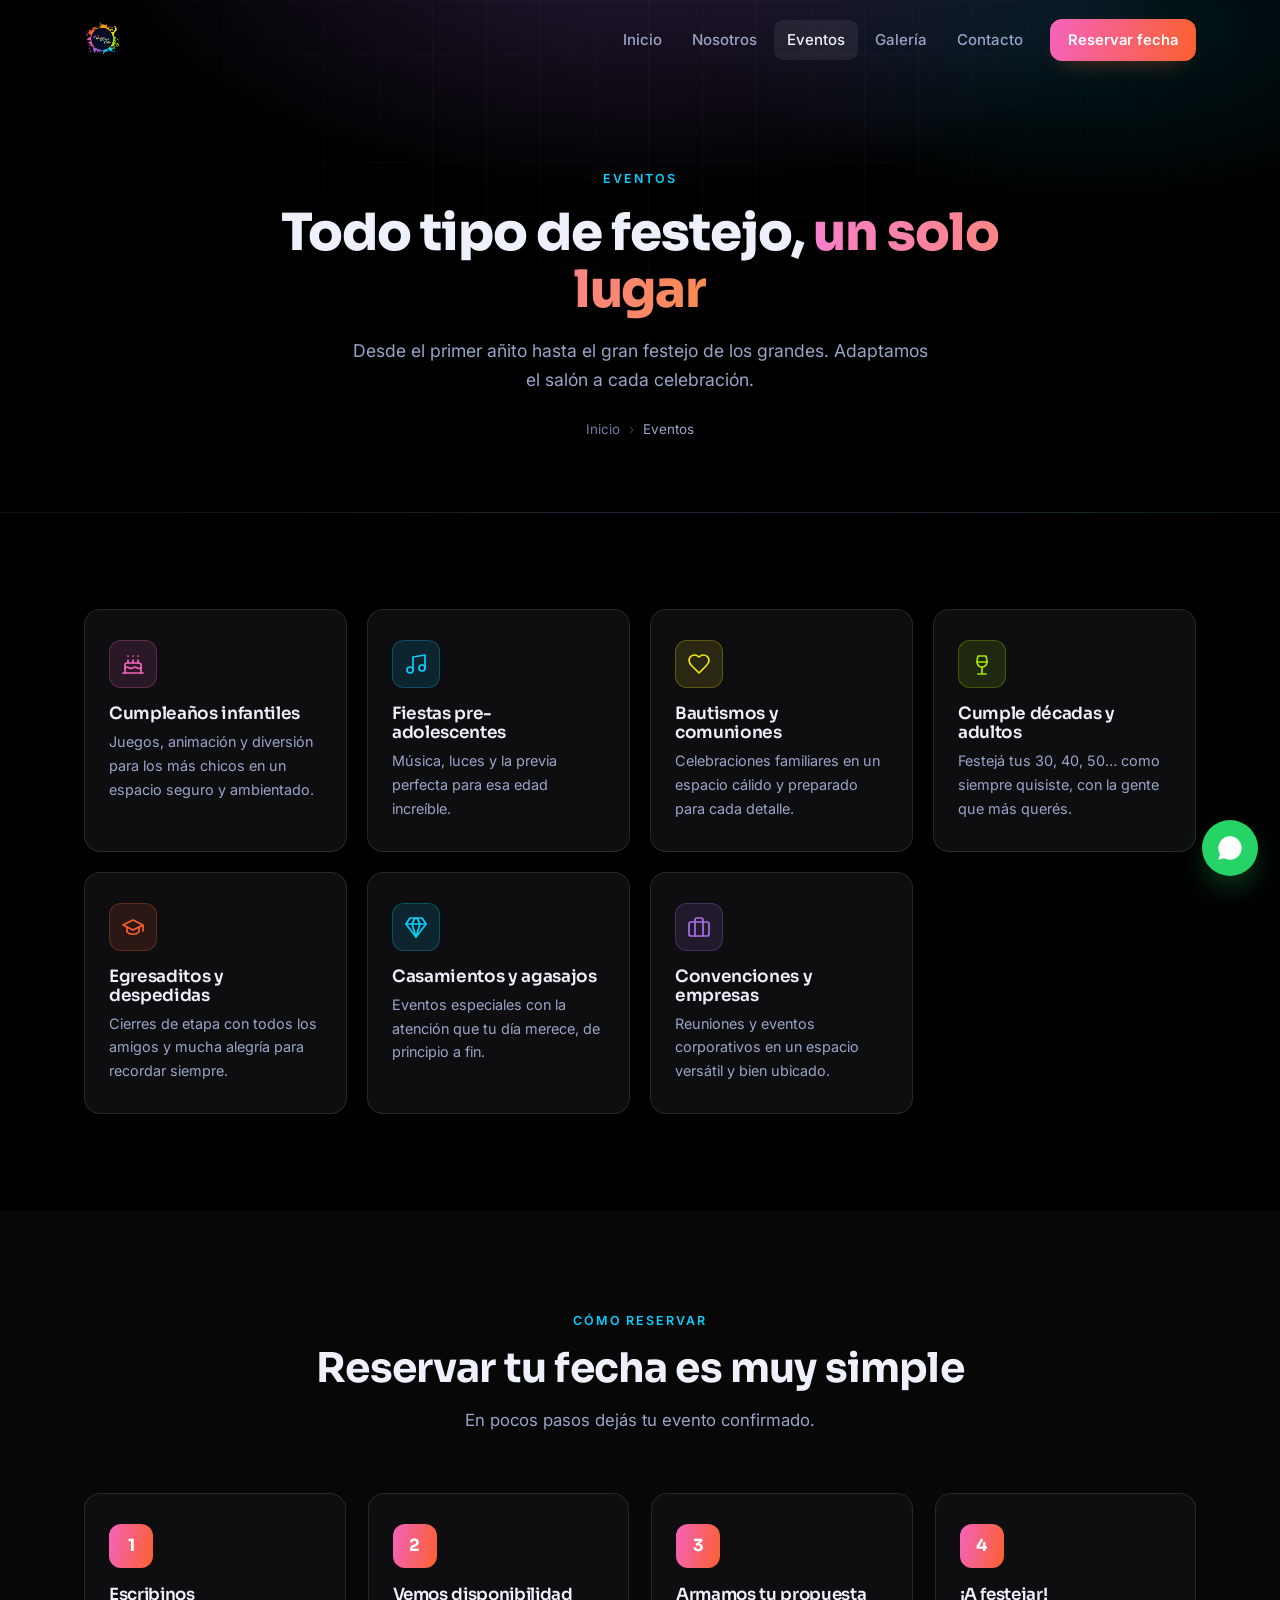
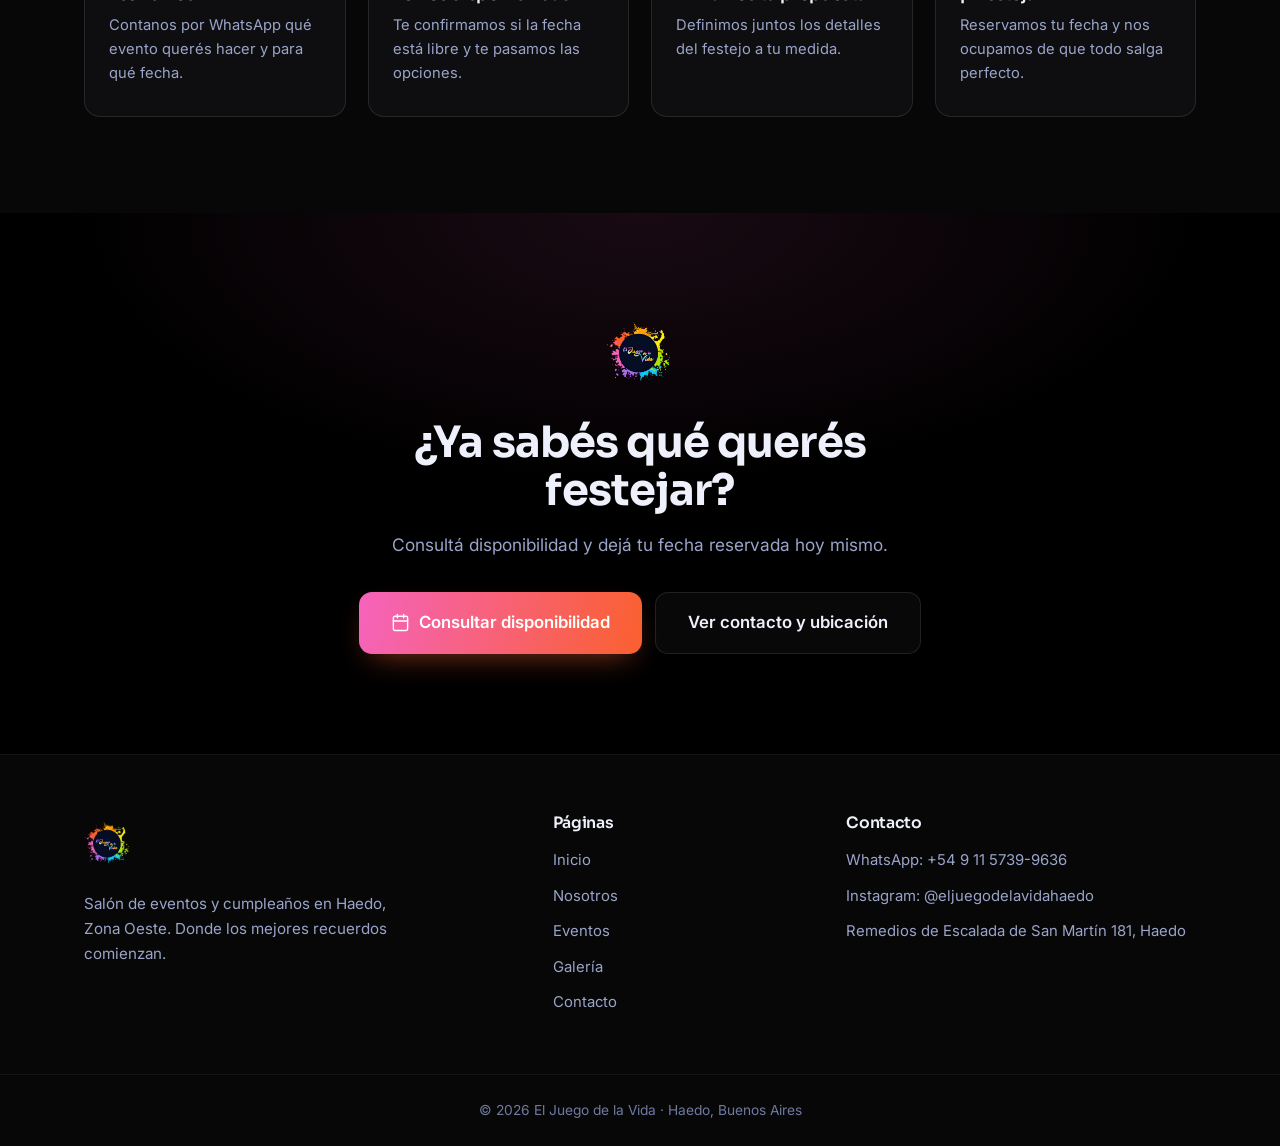
<file: eventos.html>
<!DOCTYPE html>
<html lang="es">
<head>
  <meta charset="UTF-8" />
  <meta name="viewport" content="width=device-width, initial-scale=1.0" />
  <title>Eventos | El Juego de la Vida — Salón en Haedo</title>

  <meta name="description" content="Cumpleaños infantiles, fiestas pre-adolescentes, bautismos, comuniones, cumple décadas, egresaditos, casamientos y eventos empresariales en Haedo. Reservá tu fecha en El Juego de la Vida." />
  <meta name="robots" content="index, follow" />
  <meta name="theme-color" content="#000000" />
  <link rel="canonical" href="https://eljuegodelavidahaedo.vercel.app/eventos.html" />

  <meta property="og:type" content="website" />
  <meta property="og:title" content="Eventos | El Juego de la Vida" />
  <meta property="og:description" content="Todo tipo de festejo en un solo lugar, en el corazón de Haedo." />
  <meta property="og:image" content="https://eljuegodelavidahaedo.vercel.app/assets/img/fiesta-oso-rosa.jpg" />
  <meta property="og:url" content="https://eljuegodelavidahaedo.vercel.app/eventos.html" />
  <meta property="og:locale" content="es_AR" />
  <meta property="og:site_name" content="El Juego de la Vida" />
  <meta name="twitter:card" content="summary_large_image" />

  <link rel="icon" type="image/png" href="assets/logo/logo.png" />
  <link rel="apple-touch-icon" href="assets/logo/logo.png" />

  <link rel="preconnect" href="https://fonts.googleapis.com" />
  <link rel="preconnect" href="https://fonts.gstatic.com" crossorigin />
  <link href="https://fonts.googleapis.com/css2?family=Sora:wght@500;600;700;800&family=Inter:wght@400;500;600;700&display=swap" rel="stylesheet" />

  <link rel="stylesheet" href="css/style.css" />
</head>
<body>

  <!-- ===== HEADER ===== -->
  <header class="site-header" id="header">
    <div class="container nav-wrap">
      <a href="index.html" class="brand" aria-label="El Juego de la Vida - Inicio">
        <img src="assets/logo/logo.png" alt="Logo El Juego de la Vida" class="brand-logo" />
      </a>
      <nav class="nav" id="nav" aria-label="Navegación principal">
        <a href="index.html" class="nav-link">Inicio</a>
        <a href="nosotros.html" class="nav-link">Nosotros</a>
        <a href="eventos.html" class="nav-link active">Eventos</a>
        <a href="galeria.html" class="nav-link">Galería</a>
        <a href="contacto.html" class="nav-link">Contacto</a>
        <a href="https://wa.me/5491157399636?text=Hola!%20Quiero%20consultar%20por%20una%20fecha%20en%20El%20Juego%20de%20la%20Vida"
           class="btn btn-nav" target="_blank" rel="noopener">Reservar fecha</a>
      </nav>
      <button class="nav-toggle" id="navToggle" aria-label="Abrir menú" aria-expanded="false">
        <span></span><span></span><span></span>
      </button>
    </div>
  </header>

  <!-- ===== PAGE HERO ===== -->
  <section class="page-hero">
    <div class="page-hero-inner reveal">
      <span class="section-eyebrow">Eventos</span>
      <h1>Todo tipo de festejo, <span class="grad-text">un solo lugar</span></h1>
      <p>Desde el primer añito hasta el gran festejo de los grandes. Adaptamos el salón a cada celebración.</p>
      <nav class="breadcrumb" aria-label="Migas de pan">
        <a href="index.html">Inicio</a><span class="sep">›</span><span class="current">Eventos</span>
      </nav>
    </div>
  </section>

  <!-- ===== EVENTOS ===== -->
  <section class="section">
    <div class="container">
      <div class="events-grid">
        <article class="event-card reveal" style="--c:var(--pink)">
          <span class="event-icon">
            <svg viewBox="0 0 24 24" fill="none" stroke="currentColor" stroke-width="1.7" stroke-linecap="round" stroke-linejoin="round" aria-hidden="true"><path d="M20 21v-8a2 2 0 0 0-2-2H6a2 2 0 0 0-2 2v8"/><path d="M4 16s.5-1 2-1 2.5 1.5 4 1.5 2.5-1.5 4-1.5 2.5 1.5 4 1.5 2-1 2-1"/><path d="M2 21h20M7 8v3M12 8v3M17 8v3M7 4h.01M12 4h.01M17 4h.01"/></svg>
          </span>
          <h3>Cumpleaños infantiles</h3>
          <p>Juegos, animación y diversión para los más chicos en un espacio seguro y ambientado.</p>
        </article>
        <article class="event-card reveal" data-delay="60" style="--c:var(--cyan)">
          <span class="event-icon">
            <svg viewBox="0 0 24 24" fill="none" stroke="currentColor" stroke-width="1.7" stroke-linecap="round" stroke-linejoin="round" aria-hidden="true"><path d="M9 18V5l12-2v13"/><circle cx="6" cy="18" r="3"/><circle cx="18" cy="16" r="3"/></svg>
          </span>
          <h3>Fiestas pre-adolescentes</h3>
          <p>Música, luces y la previa perfecta para esa edad increíble.</p>
        </article>
        <article class="event-card reveal" data-delay="120" style="--c:var(--yellow)">
          <span class="event-icon">
            <svg viewBox="0 0 24 24" fill="none" stroke="currentColor" stroke-width="1.7" stroke-linecap="round" stroke-linejoin="round" aria-hidden="true"><path d="M19 14c1.49-1.46 3-3.21 3-5.5A5.5 5.5 0 0 0 16.5 3c-1.76 0-3 .5-4.5 2-1.5-1.5-2.74-2-4.5-2A5.5 5.5 0 0 0 2 8.5c0 2.29 1.49 4.04 3 5.5l7 7Z"/></svg>
          </span>
          <h3>Bautismos y comuniones</h3>
          <p>Celebraciones familiares en un espacio cálido y preparado para cada detalle.</p>
        </article>
        <article class="event-card reveal" style="--c:var(--green)">
          <span class="event-icon">
            <svg viewBox="0 0 24 24" fill="none" stroke="currentColor" stroke-width="1.7" stroke-linecap="round" stroke-linejoin="round" aria-hidden="true"><path d="M8 22h8M7 10h10M12 15v7"/><path d="M12 15a5 5 0 0 0 5-5c0-2-.5-4-1-6H8c-.5 2-1 4-1 6a5 5 0 0 0 5 5Z"/></svg>
          </span>
          <h3>Cumple décadas y adultos</h3>
          <p>Festejá tus 30, 40, 50… como siempre quisiste, con la gente que más querés.</p>
        </article>
        <article class="event-card reveal" data-delay="60" style="--c:var(--orange)">
          <span class="event-icon">
            <svg viewBox="0 0 24 24" fill="none" stroke="currentColor" stroke-width="1.7" stroke-linecap="round" stroke-linejoin="round" aria-hidden="true"><path d="M22 10v6M2 10l10-5 10 5-10 5z"/><path d="M6 12v5c3 3 9 3 12 0v-5"/></svg>
          </span>
          <h3>Egresaditos y despedidas</h3>
          <p>Cierres de etapa con todos los amigos y mucha alegría para recordar siempre.</p>
        </article>
        <article class="event-card reveal" data-delay="120" style="--c:var(--cyan)">
          <span class="event-icon">
            <svg viewBox="0 0 24 24" fill="none" stroke="currentColor" stroke-width="1.7" stroke-linecap="round" stroke-linejoin="round" aria-hidden="true"><path d="M6 3h12l4 6-10 13L2 9Z"/><path d="M11 3 8 9l4 13 4-13-3-6M2 9h20"/></svg>
          </span>
          <h3>Casamientos y agasajos</h3>
          <p>Eventos especiales con la atención que tu día merece, de principio a fin.</p>
        </article>
        <article class="event-card reveal" data-delay="180" style="--c:var(--purple)">
          <span class="event-icon">
            <svg viewBox="0 0 24 24" fill="none" stroke="currentColor" stroke-width="1.7" stroke-linecap="round" stroke-linejoin="round" aria-hidden="true"><rect width="20" height="14" x="2" y="7" rx="2"/><path d="M16 21V5a2 2 0 0 0-2-2h-4a2 2 0 0 0-2 2v16"/></svg>
          </span>
          <h3>Convenciones y empresas</h3>
          <p>Reuniones y eventos corporativos en un espacio versátil y bien ubicado.</p>
        </article>
      </div>
    </div>
  </section>

  <!-- ===== CÓMO RESERVAR ===== -->
  <section class="section section-alt" id="como-reservar">
    <div class="container">
      <div class="section-head reveal">
        <span class="section-eyebrow">Cómo reservar</span>
        <h2 class="section-title">Reservar tu fecha es muy simple</h2>
        <p class="section-lead">En pocos pasos dejás tu evento confirmado.</p>
      </div>

      <div class="steps">
        <div class="step reveal">
          <span class="step-num">1</span>
          <h3>Escribinos</h3>
          <p>Contanos por WhatsApp qué evento querés hacer y para qué fecha.</p>
        </div>
        <div class="step reveal" data-delay="80">
          <span class="step-num">2</span>
          <h3>Vemos disponibilidad</h3>
          <p>Te confirmamos si la fecha está libre y te pasamos las opciones.</p>
        </div>
        <div class="step reveal" data-delay="160">
          <span class="step-num">3</span>
          <h3>Armamos tu propuesta</h3>
          <p>Definimos juntos los detalles del festejo a tu medida.</p>
        </div>
        <div class="step reveal" data-delay="240">
          <span class="step-num">4</span>
          <h3>¡A festejar!</h3>
          <p>Reservamos tu fecha y nos ocupamos de que todo salga perfecto.</p>
        </div>
      </div>
    </div>
  </section>

  <!-- ===== CTA FINAL ===== -->
  <section class="cta-final">
    <div class="container cta-final-inner reveal">
      <img src="assets/logo/logo.png" alt="El Juego de la Vida" class="cta-final-logo" />
      <h2>¿Ya sabés qué querés festejar?</h2>
      <p>Consultá disponibilidad y dejá tu fecha reservada hoy mismo.</p>
      <div class="hero-cta center">
        <a href="https://wa.me/5491157399636?text=Hola!%20Quiero%20consultar%20disponibilidad%20de%20fechas%20para%20un%20evento"
           class="btn btn-primary btn-lg" target="_blank" rel="noopener">
          <svg class="ico" viewBox="0 0 24 24" fill="none" stroke="currentColor" stroke-width="1.8" stroke-linecap="round" stroke-linejoin="round" aria-hidden="true"><rect width="18" height="18" x="3" y="4" rx="2"/><path d="M3 10h18M8 2v4M16 2v4"/></svg>
          Consultar disponibilidad
        </a>
        <a href="contacto.html" class="btn btn-outline btn-lg">Ver contacto y ubicación</a>
      </div>
    </div>
  </section>

  <!-- ===== FOOTER ===== -->
  <footer class="site-footer">
    <div class="container footer-grid">
      <div class="footer-brand">
        <img src="assets/logo/logo.png" alt="El Juego de la Vida" />
        <p>Salón de eventos y cumpleaños en Haedo, Zona Oeste. Donde los mejores recuerdos comienzan.</p>
      </div>
      <div class="footer-col">
        <h4>Páginas</h4>
        <a href="index.html">Inicio</a>
        <a href="nosotros.html">Nosotros</a>
        <a href="eventos.html">Eventos</a>
        <a href="galeria.html">Galería</a>
        <a href="contacto.html">Contacto</a>
      </div>
      <div class="footer-col">
        <h4>Contacto</h4>
        <a href="https://wa.me/5491157399636" target="_blank" rel="noopener">WhatsApp: +54 9 11 5739-9636</a>
        <a href="https://www.instagram.com/eljuegodelavidahaedo/" target="_blank" rel="noopener">Instagram: @eljuegodelavidahaedo</a>
        <span>Remedios de Escalada de San Martín 181, Haedo</span>
      </div>
    </div>
    <div class="footer-bottom">
      <p>© <span id="year"></span> El Juego de la Vida · Haedo, Buenos Aires</p>
    </div>
  </footer>

  <a href="https://wa.me/5491157399636?text=Hola!%20Quiero%20consultar%20por%20El%20Juego%20de%20la%20Vida"
     class="wa-float" target="_blank" rel="noopener" aria-label="Chatear por WhatsApp">
    <svg viewBox="0 0 24 24" width="28" height="28" fill="currentColor" aria-hidden="true"><path d="M17.47 14.38c-.3-.15-1.75-.86-2.02-.96-.27-.1-.47-.15-.66.15-.2.3-.76.96-.93 1.16-.17.2-.34.22-.64.07-.3-.15-1.25-.46-2.38-1.47-.88-.78-1.47-1.75-1.64-2.05-.17-.3-.02-.46.13-.61.13-.13.3-.34.45-.51.15-.17.2-.3.3-.5.1-.2.05-.37-.02-.52-.08-.15-.66-1.6-.91-2.19-.24-.57-.48-.5-.66-.5-.17 0-.37-.02-.56-.02s-.52.07-.79.37c-.27.3-1.04 1.02-1.04 2.48s1.07 2.88 1.22 3.08c.15.2 2.1 3.2 5.08 4.49.71.31 1.26.49 1.69.62.71.23 1.36.2 1.87.12.57-.08 1.75-.71 2-1.4.25-.69.25-1.28.17-1.4-.07-.13-.27-.2-.57-.35zM12 2a10 10 0 0 0-8.6 15.06L2 22l5.05-1.32A10 10 0 1 0 12 2z"/></svg>
  </a>

  <div class="sticky-cta">
    <a href="contacto.html" class="btn btn-outline">Contacto</a>
    <a href="https://wa.me/5491157399636?text=Hola!%20Quiero%20reservar%20una%20fecha" class="btn btn-primary" target="_blank" rel="noopener">Reservar fecha</a>
  </div>

  <script src="js/script.js"></script>
</body>
</html>
</file>
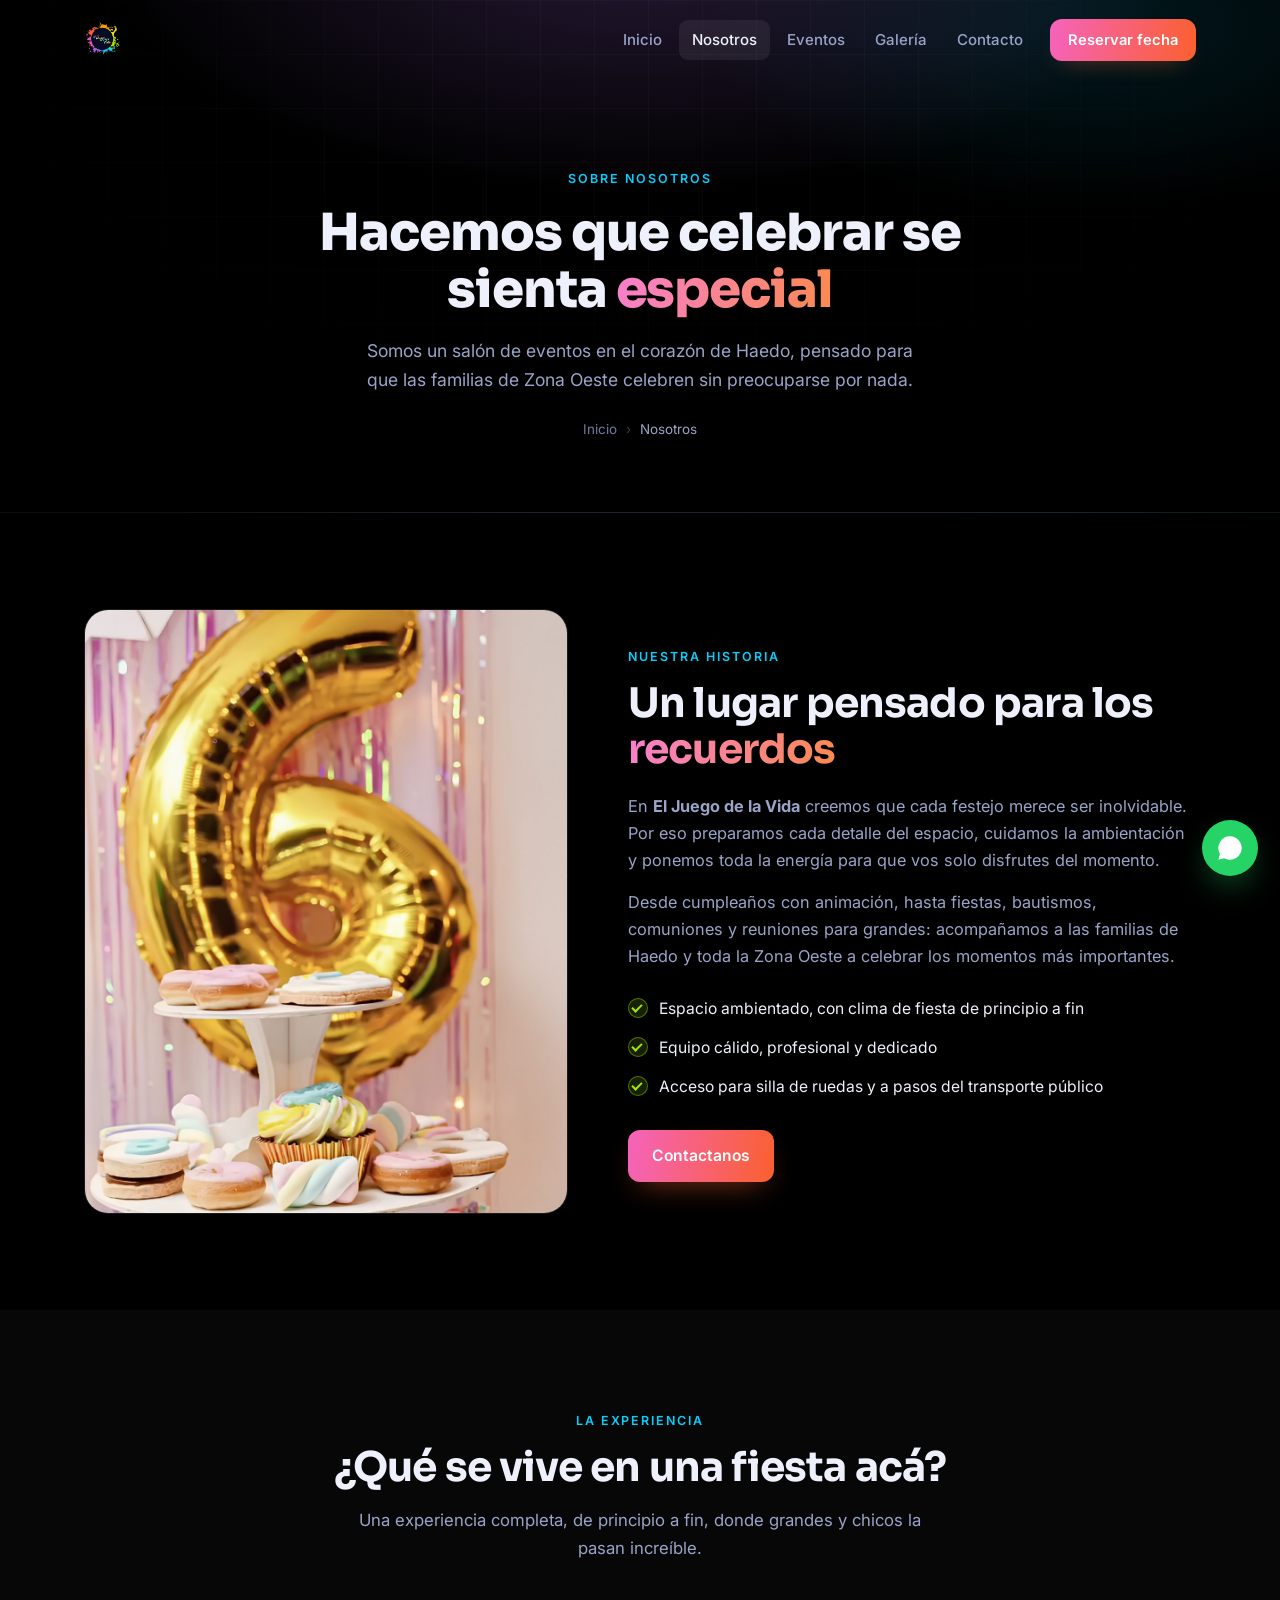
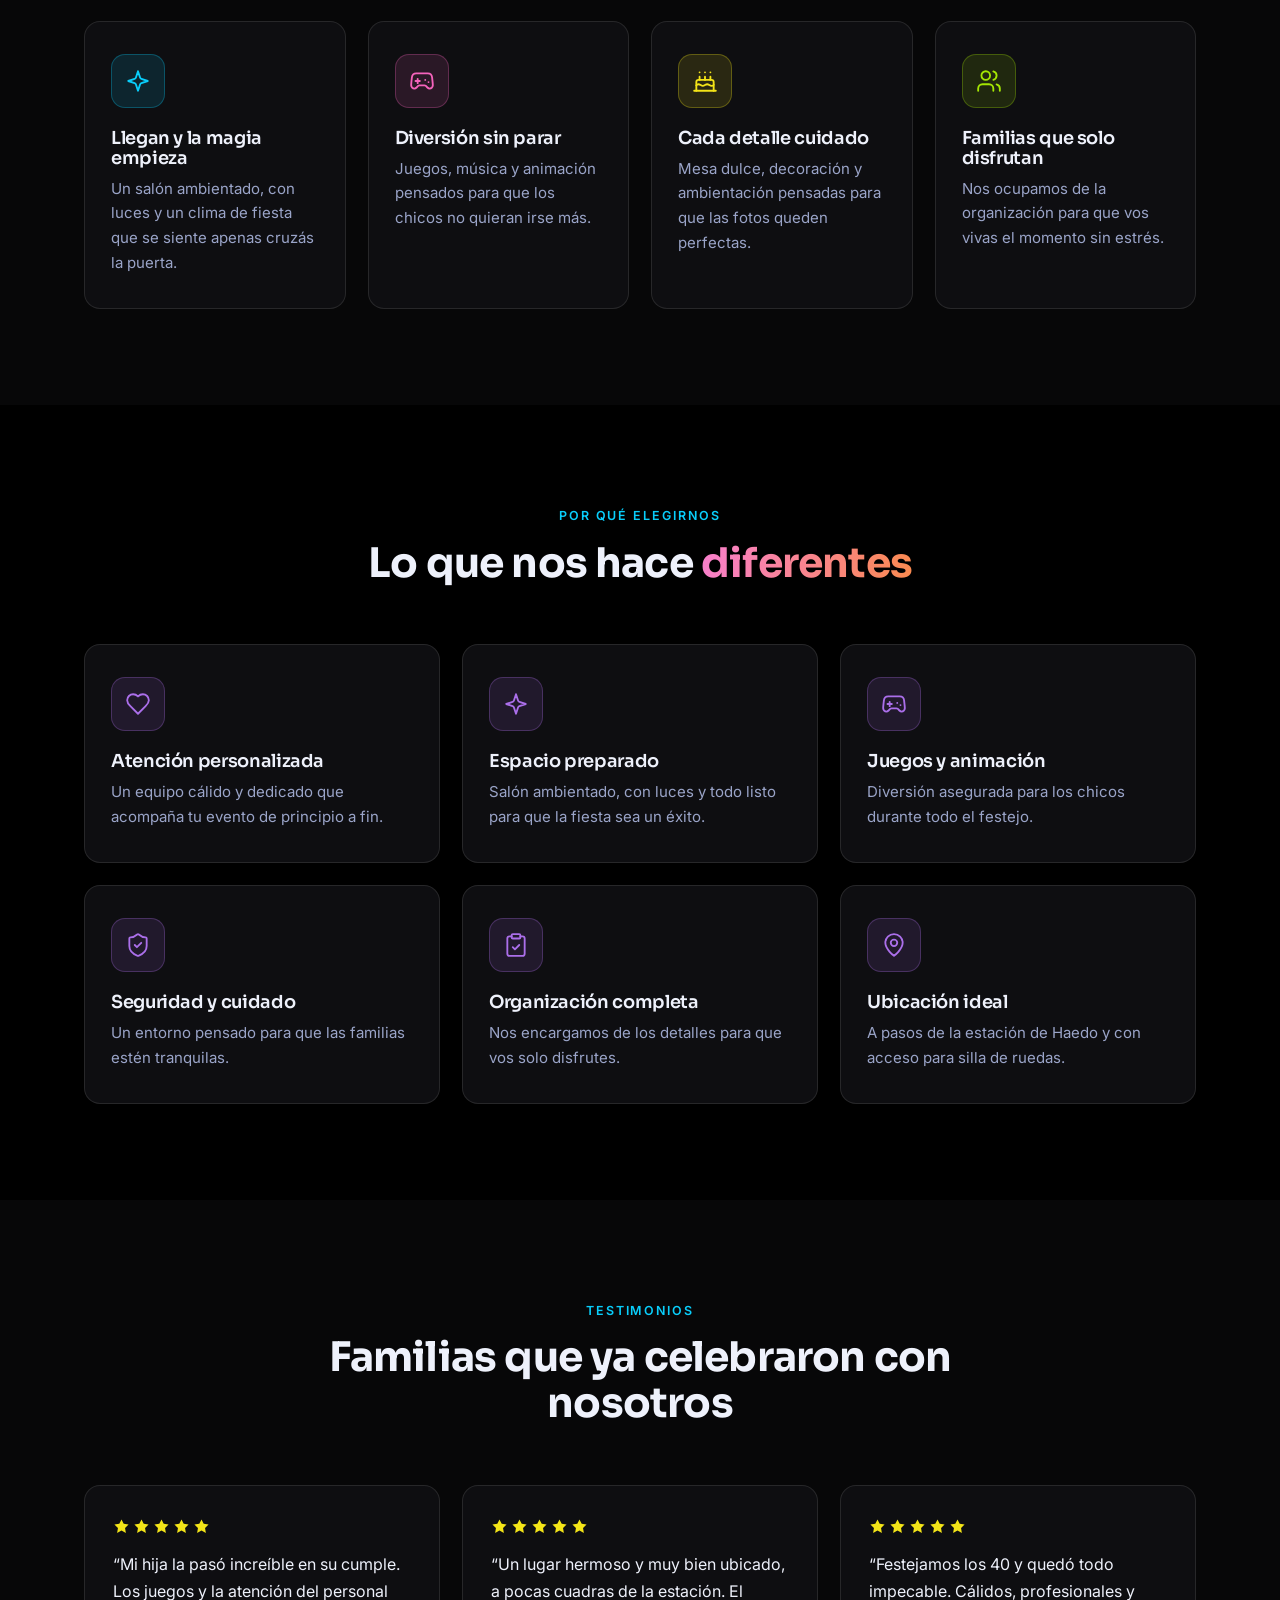
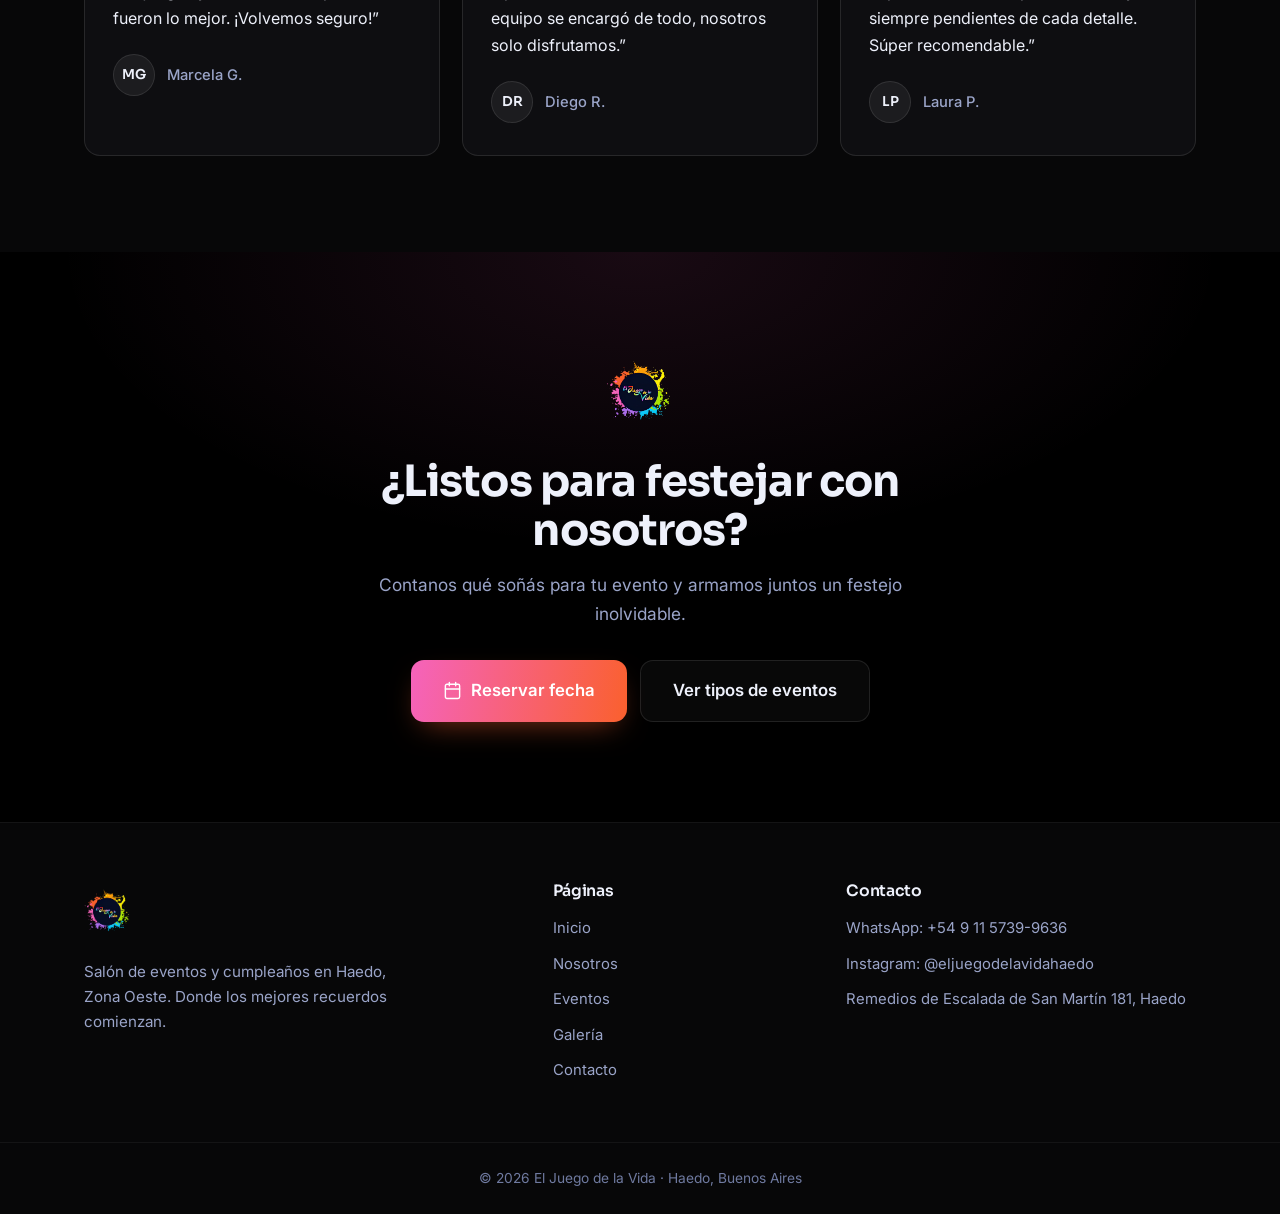
<file: nosotros.html>
<!DOCTYPE html>
<html lang="es">
<head>
  <meta charset="UTF-8" />
  <meta name="viewport" content="width=device-width, initial-scale=1.0" />
  <title>Nosotros | El Juego de la Vida — Salón de Eventos en Haedo</title>

  <meta name="description" content="Conocé El Juego de la Vida: un salón de eventos en Haedo con atención personalizada, espacio preparado y un equipo dedicado para que tu familia celebre sin preocupaciones." />
  <meta name="robots" content="index, follow" />
  <meta name="theme-color" content="#000000" />
  <link rel="canonical" href="https://eljuegodelavidahaedo.vercel.app/nosotros.html" />

  <meta property="og:type" content="website" />
  <meta property="og:title" content="Nosotros | El Juego de la Vida" />
  <meta property="og:description" content="Atención personalizada, espacio preparado y un equipo dedicado en Haedo, Zona Oeste." />
  <meta property="og:image" content="https://eljuegodelavidahaedo.vercel.app/assets/img/cumple-mesa-dulce.jpg" />
  <meta property="og:url" content="https://eljuegodelavidahaedo.vercel.app/nosotros.html" />
  <meta property="og:locale" content="es_AR" />
  <meta property="og:site_name" content="El Juego de la Vida" />
  <meta name="twitter:card" content="summary_large_image" />

  <link rel="icon" type="image/png" href="assets/logo/logo.png" />
  <link rel="apple-touch-icon" href="assets/logo/logo.png" />

  <link rel="preconnect" href="https://fonts.googleapis.com" />
  <link rel="preconnect" href="https://fonts.gstatic.com" crossorigin />
  <link href="https://fonts.googleapis.com/css2?family=Sora:wght@500;600;700;800&family=Inter:wght@400;500;600;700&display=swap" rel="stylesheet" />

  <link rel="stylesheet" href="css/style.css" />
</head>
<body>

  <!-- ===== HEADER ===== -->
  <header class="site-header" id="header">
    <div class="container nav-wrap">
      <a href="index.html" class="brand" aria-label="El Juego de la Vida - Inicio">
        <img src="assets/logo/logo.png" alt="Logo El Juego de la Vida" class="brand-logo" />
      </a>
      <nav class="nav" id="nav" aria-label="Navegación principal">
        <a href="index.html" class="nav-link">Inicio</a>
        <a href="nosotros.html" class="nav-link active">Nosotros</a>
        <a href="eventos.html" class="nav-link">Eventos</a>
        <a href="galeria.html" class="nav-link">Galería</a>
        <a href="contacto.html" class="nav-link">Contacto</a>
        <a href="https://wa.me/5491157399636?text=Hola!%20Quiero%20consultar%20por%20una%20fecha%20en%20El%20Juego%20de%20la%20Vida"
           class="btn btn-nav" target="_blank" rel="noopener">Reservar fecha</a>
      </nav>
      <button class="nav-toggle" id="navToggle" aria-label="Abrir menú" aria-expanded="false">
        <span></span><span></span><span></span>
      </button>
    </div>
  </header>

  <!-- ===== PAGE HERO ===== -->
  <section class="page-hero">
    <div class="page-hero-inner reveal">
      <span class="section-eyebrow">Sobre nosotros</span>
      <h1>Hacemos que celebrar se sienta <span class="grad-text">especial</span></h1>
      <p>Somos un salón de eventos en el corazón de Haedo, pensado para que las familias de Zona Oeste celebren sin preocuparse por nada.</p>
      <nav class="breadcrumb" aria-label="Migas de pan">
        <a href="index.html">Inicio</a><span class="sep">›</span><span class="current">Nosotros</span>
      </nav>
    </div>
  </section>

  <!-- ===== SOBRE NOSOTROS ===== -->
  <section class="section">
    <div class="container about-grid">
      <div class="about-media reveal">
        <img src="assets/img/cumple-mesa-dulce.jpg" alt="Mesa dulce de cumpleaños con detalles cuidados en El Juego de la Vida" loading="lazy" />
      </div>
      <div class="about-text reveal" data-delay="120">
        <span class="section-eyebrow">Nuestra historia</span>
        <h2 class="section-title">Un lugar pensado para los <span class="grad-text">recuerdos</span></h2>
        <p>
          En <strong>El Juego de la Vida</strong> creemos que cada festejo merece ser
          inolvidable. Por eso preparamos cada detalle del espacio, cuidamos la ambientación
          y ponemos toda la energía para que vos solo disfrutes del momento.
        </p>
        <p>
          Desde cumpleaños con animación, hasta fiestas, bautismos, comuniones y reuniones
          para grandes: acompañamos a las familias de Haedo y toda la Zona Oeste a celebrar
          los momentos más importantes.
        </p>
        <ul class="about-list">
          <li><span class="check" aria-hidden="true"></span> Espacio ambientado, con clima de fiesta de principio a fin</li>
          <li><span class="check" aria-hidden="true"></span> Equipo cálido, profesional y dedicado</li>
          <li><span class="check" aria-hidden="true"></span> Acceso para silla de ruedas y a pasos del transporte público</li>
        </ul>
        <a href="contacto.html" class="btn btn-primary">Contactanos</a>
      </div>
    </div>
  </section>

  <!-- ===== EXPERIENCIA ===== -->
  <section class="section section-alt" id="experiencia">
    <div class="container">
      <div class="section-head reveal">
        <span class="section-eyebrow">La experiencia</span>
        <h2 class="section-title">¿Qué se vive en una fiesta acá?</h2>
        <p class="section-lead">Una experiencia completa, de principio a fin, donde grandes y chicos la pasan increíble.</p>
      </div>

      <div class="exp-grid">
        <article class="exp-card reveal" style="--c:var(--cyan)">
          <span class="exp-icon">
            <svg viewBox="0 0 24 24" fill="none" stroke="currentColor" stroke-width="1.7" stroke-linecap="round" stroke-linejoin="round" aria-hidden="true"><path d="m12 3-1.9 5.8a2 2 0 0 1-1.3 1.3L3 12l5.8 1.9a2 2 0 0 1 1.3 1.3L12 21l1.9-5.8a2 2 0 0 1 1.3-1.3L21 12l-5.8-1.9a2 2 0 0 1-1.3-1.3z"/></svg>
          </span>
          <h3>Llegan y la magia empieza</h3>
          <p>Un salón ambientado, con luces y un clima de fiesta que se siente apenas cruzás la puerta.</p>
        </article>
        <article class="exp-card reveal" data-delay="80" style="--c:var(--pink)">
          <span class="exp-icon">
            <svg viewBox="0 0 24 24" fill="none" stroke="currentColor" stroke-width="1.7" stroke-linecap="round" stroke-linejoin="round" aria-hidden="true"><path d="M6 12h4m-2-2v4"/><path d="M15 11h.01M18 13h.01"/><path d="M17.32 5H6.68a4 4 0 0 0-3.98 3.59c-.006.05-.01.1-.017.15C2.6 9.42 2 14.46 2 16a3 3 0 0 0 3 3c1 0 1.5-.5 2-1l1.41-1.41A2 2 0 0 1 9.83 16h4.34a2 2 0 0 1 1.41.59L17 18c.5.5 1 1 2 1a3 3 0 0 0 3-3c0-1.54-.6-6.58-.68-7.26-.007-.05-.011-.1-.017-.15A4 4 0 0 0 17.32 5z"/></svg>
          </span>
          <h3>Diversión sin parar</h3>
          <p>Juegos, música y animación pensados para que los chicos no quieran irse más.</p>
        </article>
        <article class="exp-card reveal" data-delay="160" style="--c:var(--yellow)">
          <span class="exp-icon">
            <svg viewBox="0 0 24 24" fill="none" stroke="currentColor" stroke-width="1.7" stroke-linecap="round" stroke-linejoin="round" aria-hidden="true"><path d="M20 21v-8a2 2 0 0 0-2-2H6a2 2 0 0 0-2 2v8"/><path d="M4 16s.5-1 2-1 2.5 1.5 4 1.5 2.5-1.5 4-1.5 2.5 1.5 4 1.5 2-1 2-1"/><path d="M2 21h20M7 8v3M12 8v3M17 8v3M7 4h.01M12 4h.01M17 4h.01"/></svg>
          </span>
          <h3>Cada detalle cuidado</h3>
          <p>Mesa dulce, decoración y ambientación pensadas para que las fotos queden perfectas.</p>
        </article>
        <article class="exp-card reveal" data-delay="240" style="--c:var(--green)">
          <span class="exp-icon">
            <svg viewBox="0 0 24 24" fill="none" stroke="currentColor" stroke-width="1.7" stroke-linecap="round" stroke-linejoin="round" aria-hidden="true"><path d="M16 21v-2a4 4 0 0 0-4-4H6a4 4 0 0 0-4 4v2"/><circle cx="9" cy="7" r="4"/><path d="M22 21v-2a4 4 0 0 0-3-3.87M16 3.13a4 4 0 0 1 0 7.75"/></svg>
          </span>
          <h3>Familias que solo disfrutan</h3>
          <p>Nos ocupamos de la organización para que vos vivas el momento sin estrés.</p>
        </article>
      </div>
    </div>
  </section>

  <!-- ===== DIFERENCIALES ===== -->
  <section class="section" id="diferenciales">
    <div class="container">
      <div class="section-head reveal">
        <span class="section-eyebrow">Por qué elegirnos</span>
        <h2 class="section-title">Lo que nos hace <span class="grad-text">diferentes</span></h2>
      </div>

      <div class="diff-grid">
        <div class="diff-card reveal">
          <span class="diff-icon">
            <svg viewBox="0 0 24 24" fill="none" stroke="currentColor" stroke-width="1.7" stroke-linecap="round" stroke-linejoin="round" aria-hidden="true"><path d="M19 14c1.49-1.46 3-3.21 3-5.5A5.5 5.5 0 0 0 16.5 3c-1.76 0-3 .5-4.5 2-1.5-1.5-2.74-2-4.5-2A5.5 5.5 0 0 0 2 8.5c0 2.29 1.49 4.04 3 5.5l7 7Z"/></svg>
          </span>
          <h3>Atención personalizada</h3>
          <p>Un equipo cálido y dedicado que acompaña tu evento de principio a fin.</p>
        </div>
        <div class="diff-card reveal" data-delay="80">
          <span class="diff-icon">
            <svg viewBox="0 0 24 24" fill="none" stroke="currentColor" stroke-width="1.7" stroke-linecap="round" stroke-linejoin="round" aria-hidden="true"><path d="m12 3-1.9 5.8a2 2 0 0 1-1.3 1.3L3 12l5.8 1.9a2 2 0 0 1 1.3 1.3L12 21l1.9-5.8a2 2 0 0 1 1.3-1.3L21 12l-5.8-1.9a2 2 0 0 1-1.3-1.3z"/></svg>
          </span>
          <h3>Espacio preparado</h3>
          <p>Salón ambientado, con luces y todo listo para que la fiesta sea un éxito.</p>
        </div>
        <div class="diff-card reveal" data-delay="160">
          <span class="diff-icon">
            <svg viewBox="0 0 24 24" fill="none" stroke="currentColor" stroke-width="1.7" stroke-linecap="round" stroke-linejoin="round" aria-hidden="true"><path d="M6 12h4m-2-2v4"/><path d="M15 11h.01M18 13h.01"/><path d="M17.32 5H6.68a4 4 0 0 0-3.98 3.59c-.006.05-.01.1-.017.15C2.6 9.42 2 14.46 2 16a3 3 0 0 0 3 3c1 0 1.5-.5 2-1l1.41-1.41A2 2 0 0 1 9.83 16h4.34a2 2 0 0 1 1.41.59L17 18c.5.5 1 1 2 1a3 3 0 0 0 3-3c0-1.54-.6-6.58-.68-7.26-.007-.05-.011-.1-.017-.15A4 4 0 0 0 17.32 5z"/></svg>
          </span>
          <h3>Juegos y animación</h3>
          <p>Diversión asegurada para los chicos durante todo el festejo.</p>
        </div>
        <div class="diff-card reveal" data-delay="240">
          <span class="diff-icon">
            <svg viewBox="0 0 24 24" fill="none" stroke="currentColor" stroke-width="1.7" stroke-linecap="round" stroke-linejoin="round" aria-hidden="true"><path d="M20 13c0 5-3.5 7.5-7.66 8.95a1 1 0 0 1-.67-.01C7.5 20.5 4 18 4 13V6a1 1 0 0 1 1-1c2 0 4.5-1.2 6.24-2.72a1.17 1.17 0 0 1 1.52 0C14.51 3.81 17 5 19 5a1 1 0 0 1 1 1z"/><path d="m9 12 2 2 4-4"/></svg>
          </span>
          <h3>Seguridad y cuidado</h3>
          <p>Un entorno pensado para que las familias estén tranquilas.</p>
        </div>
        <div class="diff-card reveal" data-delay="80">
          <span class="diff-icon">
            <svg viewBox="0 0 24 24" fill="none" stroke="currentColor" stroke-width="1.7" stroke-linecap="round" stroke-linejoin="round" aria-hidden="true"><rect width="8" height="4" x="8" y="2" rx="1"/><path d="M16 4h2a2 2 0 0 1 2 2v14a2 2 0 0 1-2 2H6a2 2 0 0 1-2-2V6a2 2 0 0 1 2-2h2"/><path d="m9 14 2 2 4-4"/></svg>
          </span>
          <h3>Organización completa</h3>
          <p>Nos encargamos de los detalles para que vos solo disfrutes.</p>
        </div>
        <div class="diff-card reveal" data-delay="160">
          <span class="diff-icon">
            <svg viewBox="0 0 24 24" fill="none" stroke="currentColor" stroke-width="1.7" stroke-linecap="round" stroke-linejoin="round" aria-hidden="true"><path d="M20 10c0 6-8 12-8 12s-8-6-8-12a8 8 0 0 1 16 0Z"/><circle cx="12" cy="10" r="3"/></svg>
          </span>
          <h3>Ubicación ideal</h3>
          <p>A pasos de la estación de Haedo y con acceso para silla de ruedas.</p>
        </div>
      </div>
    </div>
  </section>

  <!-- ===== TESTIMONIOS ===== -->
  <section class="section section-alt" id="testimonios">
    <div class="container">
      <div class="section-head reveal">
        <span class="section-eyebrow">Testimonios</span>
        <h2 class="section-title">Familias que ya celebraron con nosotros</h2>
      </div>

      <div class="testi-grid">
        <blockquote class="testi-card reveal">
          <div class="stars" aria-label="5 de 5">
            <svg viewBox="0 0 24 24" fill="currentColor" aria-hidden="true"><path d="m12 2 3.09 6.26L22 9.27l-5 4.87 1.18 6.88L12 17.77l-6.18 3.25L7 14.14 2 9.27l6.91-1.01z"/></svg>
            <svg viewBox="0 0 24 24" fill="currentColor" aria-hidden="true"><path d="m12 2 3.09 6.26L22 9.27l-5 4.87 1.18 6.88L12 17.77l-6.18 3.25L7 14.14 2 9.27l6.91-1.01z"/></svg>
            <svg viewBox="0 0 24 24" fill="currentColor" aria-hidden="true"><path d="m12 2 3.09 6.26L22 9.27l-5 4.87 1.18 6.88L12 17.77l-6.18 3.25L7 14.14 2 9.27l6.91-1.01z"/></svg>
            <svg viewBox="0 0 24 24" fill="currentColor" aria-hidden="true"><path d="m12 2 3.09 6.26L22 9.27l-5 4.87 1.18 6.88L12 17.77l-6.18 3.25L7 14.14 2 9.27l6.91-1.01z"/></svg>
            <svg viewBox="0 0 24 24" fill="currentColor" aria-hidden="true"><path d="m12 2 3.09 6.26L22 9.27l-5 4.87 1.18 6.88L12 17.77l-6.18 3.25L7 14.14 2 9.27l6.91-1.01z"/></svg>
          </div>
          <p>“Mi hija la pasó increíble en su cumple. Los juegos y la atención del personal fueron lo mejor. ¡Volvemos seguro!”</p>
          <footer><span class="testi-avatar">MG</span> <span>Marcela G.</span></footer>
        </blockquote>
        <blockquote class="testi-card reveal" data-delay="100">
          <div class="stars" aria-label="5 de 5">
            <svg viewBox="0 0 24 24" fill="currentColor" aria-hidden="true"><path d="m12 2 3.09 6.26L22 9.27l-5 4.87 1.18 6.88L12 17.77l-6.18 3.25L7 14.14 2 9.27l6.91-1.01z"/></svg>
            <svg viewBox="0 0 24 24" fill="currentColor" aria-hidden="true"><path d="m12 2 3.09 6.26L22 9.27l-5 4.87 1.18 6.88L12 17.77l-6.18 3.25L7 14.14 2 9.27l6.91-1.01z"/></svg>
            <svg viewBox="0 0 24 24" fill="currentColor" aria-hidden="true"><path d="m12 2 3.09 6.26L22 9.27l-5 4.87 1.18 6.88L12 17.77l-6.18 3.25L7 14.14 2 9.27l6.91-1.01z"/></svg>
            <svg viewBox="0 0 24 24" fill="currentColor" aria-hidden="true"><path d="m12 2 3.09 6.26L22 9.27l-5 4.87 1.18 6.88L12 17.77l-6.18 3.25L7 14.14 2 9.27l6.91-1.01z"/></svg>
            <svg viewBox="0 0 24 24" fill="currentColor" aria-hidden="true"><path d="m12 2 3.09 6.26L22 9.27l-5 4.87 1.18 6.88L12 17.77l-6.18 3.25L7 14.14 2 9.27l6.91-1.01z"/></svg>
          </div>
          <p>“Un lugar hermoso y muy bien ubicado, a pocas cuadras de la estación. El equipo se encargó de todo, nosotros solo disfrutamos.”</p>
          <footer><span class="testi-avatar">DR</span> <span>Diego R.</span></footer>
        </blockquote>
        <blockquote class="testi-card reveal" data-delay="200">
          <div class="stars" aria-label="5 de 5">
            <svg viewBox="0 0 24 24" fill="currentColor" aria-hidden="true"><path d="m12 2 3.09 6.26L22 9.27l-5 4.87 1.18 6.88L12 17.77l-6.18 3.25L7 14.14 2 9.27l6.91-1.01z"/></svg>
            <svg viewBox="0 0 24 24" fill="currentColor" aria-hidden="true"><path d="m12 2 3.09 6.26L22 9.27l-5 4.87 1.18 6.88L12 17.77l-6.18 3.25L7 14.14 2 9.27l6.91-1.01z"/></svg>
            <svg viewBox="0 0 24 24" fill="currentColor" aria-hidden="true"><path d="m12 2 3.09 6.26L22 9.27l-5 4.87 1.18 6.88L12 17.77l-6.18 3.25L7 14.14 2 9.27l6.91-1.01z"/></svg>
            <svg viewBox="0 0 24 24" fill="currentColor" aria-hidden="true"><path d="m12 2 3.09 6.26L22 9.27l-5 4.87 1.18 6.88L12 17.77l-6.18 3.25L7 14.14 2 9.27l6.91-1.01z"/></svg>
            <svg viewBox="0 0 24 24" fill="currentColor" aria-hidden="true"><path d="m12 2 3.09 6.26L22 9.27l-5 4.87 1.18 6.88L12 17.77l-6.18 3.25L7 14.14 2 9.27l6.91-1.01z"/></svg>
          </div>
          <p>“Festejamos los 40 y quedó todo impecable. Cálidos, profesionales y siempre pendientes de cada detalle. Súper recomendable.”</p>
          <footer><span class="testi-avatar">LP</span> <span>Laura P.</span></footer>
        </blockquote>
      </div>
    </div>
  </section>

  <!-- ===== CTA FINAL ===== -->
  <section class="cta-final">
    <div class="container cta-final-inner reveal">
      <img src="assets/logo/logo.png" alt="El Juego de la Vida" class="cta-final-logo" />
      <h2>¿Listos para festejar con nosotros?</h2>
      <p>Contanos qué soñás para tu evento y armamos juntos un festejo inolvidable.</p>
      <div class="hero-cta center">
        <a href="https://wa.me/5491157399636?text=Hola!%20Quiero%20reservar%20una%20fecha%20en%20El%20Juego%20de%20la%20Vida"
           class="btn btn-primary btn-lg" target="_blank" rel="noopener">
          <svg class="ico" viewBox="0 0 24 24" fill="none" stroke="currentColor" stroke-width="1.8" stroke-linecap="round" stroke-linejoin="round" aria-hidden="true"><rect width="18" height="18" x="3" y="4" rx="2"/><path d="M3 10h18M8 2v4M16 2v4"/></svg>
          Reservar fecha
        </a>
        <a href="eventos.html" class="btn btn-outline btn-lg">Ver tipos de eventos</a>
      </div>
    </div>
  </section>

  <!-- ===== FOOTER ===== -->
  <footer class="site-footer">
    <div class="container footer-grid">
      <div class="footer-brand">
        <img src="assets/logo/logo.png" alt="El Juego de la Vida" />
        <p>Salón de eventos y cumpleaños en Haedo, Zona Oeste. Donde los mejores recuerdos comienzan.</p>
      </div>
      <div class="footer-col">
        <h4>Páginas</h4>
        <a href="index.html">Inicio</a>
        <a href="nosotros.html">Nosotros</a>
        <a href="eventos.html">Eventos</a>
        <a href="galeria.html">Galería</a>
        <a href="contacto.html">Contacto</a>
      </div>
      <div class="footer-col">
        <h4>Contacto</h4>
        <a href="https://wa.me/5491157399636" target="_blank" rel="noopener">WhatsApp: +54 9 11 5739-9636</a>
        <a href="https://www.instagram.com/eljuegodelavidahaedo/" target="_blank" rel="noopener">Instagram: @eljuegodelavidahaedo</a>
        <span>Remedios de Escalada de San Martín 181, Haedo</span>
      </div>
    </div>
    <div class="footer-bottom">
      <p>© <span id="year"></span> El Juego de la Vida · Haedo, Buenos Aires</p>
    </div>
  </footer>

  <a href="https://wa.me/5491157399636?text=Hola!%20Quiero%20consultar%20por%20El%20Juego%20de%20la%20Vida"
     class="wa-float" target="_blank" rel="noopener" aria-label="Chatear por WhatsApp">
    <svg viewBox="0 0 24 24" width="28" height="28" fill="currentColor" aria-hidden="true"><path d="M17.47 14.38c-.3-.15-1.75-.86-2.02-.96-.27-.1-.47-.15-.66.15-.2.3-.76.96-.93 1.16-.17.2-.34.22-.64.07-.3-.15-1.25-.46-2.38-1.47-.88-.78-1.47-1.75-1.64-2.05-.17-.3-.02-.46.13-.61.13-.13.3-.34.45-.51.15-.17.2-.3.3-.5.1-.2.05-.37-.02-.52-.08-.15-.66-1.6-.91-2.19-.24-.57-.48-.5-.66-.5-.17 0-.37-.02-.56-.02s-.52.07-.79.37c-.27.3-1.04 1.02-1.04 2.48s1.07 2.88 1.22 3.08c.15.2 2.1 3.2 5.08 4.49.71.31 1.26.49 1.69.62.71.23 1.36.2 1.87.12.57-.08 1.75-.71 2-1.4.25-.69.25-1.28.17-1.4-.07-.13-.27-.2-.57-.35zM12 2a10 10 0 0 0-8.6 15.06L2 22l5.05-1.32A10 10 0 1 0 12 2z"/></svg>
  </a>

  <div class="sticky-cta">
    <a href="contacto.html" class="btn btn-outline">Contacto</a>
    <a href="https://wa.me/5491157399636?text=Hola!%20Quiero%20reservar%20una%20fecha" class="btn btn-primary" target="_blank" rel="noopener">Reservar fecha</a>
  </div>

  <script src="js/script.js"></script>
</body>
</html>
</file>
<file: css/style.css>
/* ===================================================================
   EL JUEGO DE LA VIDA — Salón de Eventos Haedo
   Design system: dark premium · acentos de color con criterio
   Tipografía: Sora (titulares) + Inter (texto)
   =================================================================== */

:root {
  /* Base (tema negro) */
  --bg:        #000000;
  --bg-2:      #070708;
  --bg-3:      #0c0c0f;
  --surface:   #0e0e11;
  --surface-2: #16161b;
  --line:      rgba(255,255,255,.10);
  --line-2:    rgba(255,255,255,.05);

  /* Accents (paleta de marca) */
  --purple: #ab6fea;
  --orange: #fa602e;
  --cyan:   #09cefb;
  --yellow: #f3e418;
  --pink:   #f563bc;
  --green:  #a4e603;

  /* Text */
  --text:    #eef1fb;
  --muted:   #9aa4c8;
  --muted-2: #6f7aa0;

  /* Gradientes (usados con criterio, sólo en acentos clave) */
  --grad-primary: linear-gradient(100deg, #f563bc 0%, #fa602e 100%);
  --grad-text:    linear-gradient(100deg, #f87fce, #fa8a4e);
  --grad-cool:    linear-gradient(135deg, #1b1b22, #0a0a0d);

  --radius:    16px;
  --radius-lg: 24px;
  --radius-sm: 12px;
  --shadow:    0 24px 60px -28px rgba(0,0,0,.7);
  --shadow-sm: 0 10px 30px -16px rgba(0,0,0,.55);
  --maxw: 1160px;
  --ease: cubic-bezier(.16,1,.3,1);

  --font-head: "Sora", system-ui, sans-serif;
  --font-body: "Inter", system-ui, -apple-system, sans-serif;
}

* { margin:0; padding:0; box-sizing:border-box; }

html { scroll-behavior:smooth; scroll-padding-top:84px; -webkit-text-size-adjust:100%; }

body {
  font-family: var(--font-body);
  background: var(--bg);
  color: var(--text);
  line-height: 1.65;
  overflow-x: hidden;
  -webkit-font-smoothing: antialiased;
  text-rendering: optimizeLegibility;
}

img { max-width:100%; display:block; }
a { text-decoration:none; color:inherit; }
ul { list-style:none; }
svg { display:block; }

.container { width:100%; max-width:var(--maxw); margin:0 auto; padding:0 24px; }

/* ---------- Typography ---------- */
h1,h2,h3,h4 { font-family: var(--font-head); line-height:1.12; font-weight:700; letter-spacing:-.02em; }

.grad-text {
  background: var(--grad-text);
  -webkit-background-clip: text;
  background-clip: text;
  -webkit-text-fill-color: transparent;
  color: transparent;
}

.section-title { font-size: clamp(1.7rem, 4vw, 2.55rem); font-weight:700; }
.section-eyebrow {
  display:inline-block;
  font-weight:600; font-size:.78rem; letter-spacing:.16em; text-transform:uppercase;
  color: var(--cyan);
  margin-bottom:14px;
}
.section-lead { color:var(--muted); max-width:580px; margin:16px auto 0; font-size:1.05rem; }

/* Iconos genéricos */
.ico { width:19px; height:19px; }

/* ---------- Buttons ---------- */
.btn {
  display:inline-flex; align-items:center; justify-content:center; gap:9px;
  font-family:var(--font-body); font-weight:600; font-size:.98rem;
  padding:13px 24px; border-radius:12px; border:none; cursor:pointer;
  transition: transform .35s var(--ease), box-shadow .35s var(--ease), background .3s, border-color .3s, color .3s;
  white-space:nowrap;
}
.btn:active { transform: translateY(0) scale(.985); }

.btn-primary {
  background: var(--grad-primary);
  color:#fff; font-weight:600;
  box-shadow: 0 12px 30px -12px rgba(250,96,46,.55);
}
.btn-primary:hover { transform: translateY(-3px); box-shadow: 0 18px 40px -12px rgba(250,96,46,.65); }

.btn-whatsapp {
  background:#25D366; color:#06371b; font-weight:600;
  box-shadow: 0 12px 30px -14px rgba(37,211,102,.55);
}
.btn-whatsapp:hover { transform: translateY(-3px); box-shadow:0 18px 40px -12px rgba(37,211,102,.6); }

.btn-outline {
  background: rgba(255,255,255,.03); color:var(--text);
  border:1px solid var(--line);
}
.btn-outline:hover { border-color:var(--cyan); color:var(--cyan); }

.btn-nav { padding:9px 18px; background:var(--grad-primary); color:#fff; font-weight:600; font-size:.92rem; box-shadow:0 10px 24px -14px rgba(250,96,46,.6); }
.btn-nav:hover { transform: translateY(-2px); }
.btn-lg { padding:16px 32px; font-size:1.05rem; border-radius:13px; }
.btn-sm { padding:10px 18px; font-size:.88rem; }

/* ---------- Header ---------- */
.site-header {
  position:fixed; top:0; left:0; right:0; z-index:100;
  transition: background .4s var(--ease), box-shadow .4s var(--ease), border-color .4s, padding .4s var(--ease);
  padding:16px 0;
  border-bottom:1px solid transparent;
}
.site-header.scrolled {
  background: rgba(0,0,0,.8);
  backdrop-filter: blur(16px);
  -webkit-backdrop-filter: blur(16px);
  box-shadow: 0 8px 30px -16px rgba(0,0,0,.6);
  border-bottom:1px solid var(--line-2);
  padding:11px 0;
}
.nav-wrap { display:flex; align-items:center; justify-content:space-between; gap:20px; }
.brand-logo { height:48px; width:auto; transition: transform .4s var(--ease); }
.brand:hover .brand-logo { transform: scale(1.04); }

.nav { display:flex; align-items:center; gap:4px; }
.nav-link {
  padding:8px 13px; font-weight:500; font-size:.94rem; color:var(--muted);
  border-radius:9px; transition: color .25s, background .25s;
}
.nav-link:hover { color:var(--text); background: rgba(255,255,255,.05); }
.nav .btn-nav { margin-left:10px; }

.nav-toggle { display:none; flex-direction:column; gap:5px; background:none; border:none; cursor:pointer; padding:8px; z-index:120; }
.nav-toggle span { width:25px; height:2.5px; background:var(--text); border-radius:3px; transition:.35s var(--ease); }
.nav-toggle.active span:nth-child(1){ transform:translateY(7.5px) rotate(45deg); }
.nav-toggle.active span:nth-child(2){ opacity:0; }
.nav-toggle.active span:nth-child(3){ transform:translateY(-7.5px) rotate(-45deg); }

/* ---------- Hero ---------- */
.hero { position:relative; padding:150px 0 90px; overflow:hidden; }
.hero-bg { position:absolute; inset:0; z-index:0; pointer-events:none; }

.orb { position:absolute; border-radius:50%; filter:blur(90px); }
.orb-1 { width:480px; height:480px; background:rgba(171,111,234,.30); top:-120px; left:-120px; }
.orb-2 { width:420px; height:420px; background:rgba(9,206,251,.20); bottom:-160px; right:-100px; }
.orb-3 { width:340px; height:340px; background:rgba(245,99,188,.14); top:34%; right:32%; }
.hero-grid {
  position:absolute; inset:0;
  background-image:
    linear-gradient(rgba(255,255,255,.025) 1px, transparent 1px),
    linear-gradient(90deg, rgba(255,255,255,.025) 1px, transparent 1px);
  background-size: 54px 54px;
  mask-image: radial-gradient(ellipse 80% 70% at 50% 35%, #000 40%, transparent 78%);
  -webkit-mask-image: radial-gradient(ellipse 80% 70% at 50% 35%, #000 40%, transparent 78%);
}

.hero-inner {
  position:relative; z-index:1;
  display:grid; grid-template-columns: 1.05fr .95fr; gap:54px; align-items:center;
}
.eyebrow {
  display:inline-flex; align-items:center; gap:9px; padding:7px 15px; border-radius:999px;
  background: rgba(255,255,255,.04); border:1px solid var(--line);
  font-size:.82rem; font-weight:500; color:var(--muted); margin-bottom:26px;
}
.eyebrow .dot { width:7px; height:7px; border-radius:50%; background:var(--green); box-shadow:0 0 10px var(--green); }
.hero-title { font-size: clamp(2.4rem, 5.6vw, 3.85rem); font-weight:800; line-height:1.06; }
.hero-sub { color:var(--muted); font-size:1.1rem; margin:24px 0 34px; max-width:500px; }

.hero-cta { display:flex; flex-wrap:wrap; gap:13px; }
.hero-cta.center { justify-content:center; }

.trust-row { display:flex; align-items:center; gap:22px; margin-top:40px; }
.trust-row li:not(.trust-sep) { display:flex; flex-direction:column; line-height:1.25; }
.trust-row strong { font-family:var(--font-head); font-weight:700; font-size:1.25rem; color:var(--text); }
.trust-row span { font-size:.82rem; color:var(--muted-2); }
.trust-sep { width:1px; height:30px; background:var(--line); }

/* Hero media */
.hero-media { position:relative; }
.hero-card {
  position:relative; border-radius:var(--radius-lg); overflow:hidden;
  border:1px solid var(--line);
  box-shadow: 0 40px 80px -30px rgba(0,0,0,.8), 0 0 0 1px rgba(255,255,255,.02);
}
.hero-card img { width:100%; height:520px; object-fit:cover; }
.hero-card::after {
  content:""; position:absolute; inset:0;
  background: linear-gradient(to top, rgba(0,0,0,.85) 2%, rgba(0,0,0,.15) 30%, transparent 55%);
}
.hero-rating {
  position:absolute; bottom:18px; left:18px; right:18px; z-index:2;
  display:flex; flex-direction:column; gap:6px;
  background: rgba(0,0,0,.5); backdrop-filter:blur(12px); -webkit-backdrop-filter:blur(12px);
  border:1px solid rgba(255,255,255,.12); border-radius:14px; padding:13px 16px;
}
.hero-stars { display:flex; gap:3px; }
.hero-stars svg { width:16px; height:16px; color:var(--yellow); }
.hero-rating span { font-size:.85rem; font-weight:500; color:var(--text); }

.scroll-cue {
  position:absolute; bottom:26px; left:50%; transform:translateX(-50%); z-index:2;
  width:24px; height:40px; border:1.5px solid var(--line); border-radius:14px;
  display:flex; justify-content:center; padding-top:7px;
}
.scroll-cue span { width:3px; height:8px; background:var(--cyan); border-radius:3px; animation: scrolldot 1.8s var(--ease) infinite; }
@keyframes scrolldot { 0%{ transform:translateY(0); opacity:1;} 70%{ transform:translateY(13px); opacity:0;} 100%{opacity:0;} }

/* ---------- Marquee ---------- */
.marquee { overflow:hidden; padding:18px 0; background:var(--bg-2); border-block:1px solid var(--line-2); }
.marquee-track { display:flex; white-space:nowrap; animation: scrollx 40s linear infinite; }
.marquee-track span {
  display:inline-flex; align-items:center;
  font-family:var(--font-head); font-weight:500; font-size:.92rem; letter-spacing:.04em;
  text-transform:uppercase; color:var(--muted);
}
.marquee-track i { display:inline-block; width:5px; height:5px; border-radius:50%; background:var(--cyan); opacity:.5; margin:0 22px; }
@keyframes scrollx { from{ transform:translateX(0);} to{ transform:translateX(-50%);} }

/* ---------- Sections ---------- */
.section { padding:96px 0; position:relative; }
.section-alt { background:var(--bg-2); }
.section-head { text-align:center; max-width:680px; margin:0 auto 58px; }

/* ---------- Nosotros ---------- */
.about-grid { display:grid; grid-template-columns: .92fr 1.08fr; gap:60px; align-items:center; }
.about-media { position:relative; }
.about-media img {
  width:100%; border-radius:var(--radius-lg); box-shadow:var(--shadow);
  border:1px solid var(--line);
}
.about-text p { color:var(--muted); margin-bottom:16px; font-size:1.02rem; }
.about-text .section-title { margin-bottom:20px; }
.about-list { margin:26px 0 30px; display:grid; gap:13px; }
.about-list li { display:flex; align-items:flex-start; gap:11px; font-weight:400; color:var(--text); font-size:.98rem; }
.check { flex-shrink:0; width:20px; height:20px; border-radius:50%; margin-top:2px; position:relative; background:rgba(164,230,3,.14); box-shadow: inset 0 0 0 1px rgba(164,230,3,.4); }
.check::after { content:""; position:absolute; left:6.5px; top:4px; width:4px; height:8px; border:solid var(--green); border-width:0 2px 2px 0; transform:rotate(45deg); }

/* ---------- Tarjetas base (experiencia / diferenciales) ---------- */
.exp-grid { display:grid; grid-template-columns: repeat(4,1fr); gap:22px; }
.exp-card, .diff-card {
  background:var(--surface); border:1px solid var(--line); border-radius:var(--radius);
  padding:32px 26px; transition: transform .4s var(--ease), border-color .4s, box-shadow .4s;
}
.exp-card:hover, .diff-card:hover {
  transform: translateY(-6px);
  border-color: color-mix(in srgb, var(--c, var(--purple)) 45%, var(--line));
  box-shadow: var(--shadow-sm);
}
.exp-icon, .diff-icon {
  display:inline-grid; place-items:center; width:54px; height:54px; border-radius:14px;
  margin-bottom:20px;
  color: var(--c, var(--cyan));
  background: color-mix(in srgb, var(--c, var(--cyan)) 12%, transparent);
  box-shadow: inset 0 0 0 1px color-mix(in srgb, var(--c, var(--cyan)) 28%, transparent);
}
.exp-icon svg, .diff-icon svg { width:26px; height:26px; }
.exp-card h3, .diff-card h3 { font-size:1.12rem; margin-bottom:9px; font-weight:600; }
.exp-card p, .diff-card p { color:var(--muted); font-size:.94rem; }

.diff-grid { display:grid; grid-template-columns: repeat(3,1fr); gap:22px; }
.diff-icon { --c: var(--purple); }

/* ---------- Galería ---------- */
.gallery { display:grid; grid-template-columns: repeat(4,1fr); grid-auto-rows: 232px; gap:18px; }
.gallery-item {
  position:relative; border-radius:var(--radius); overflow:hidden; cursor:pointer;
  border:1px solid var(--line); box-shadow:var(--shadow-sm);
}
.gallery-lg { grid-column: span 2; grid-row: span 2; }
.gallery-item img { width:100%; height:100%; object-fit:cover; transition: transform .7s var(--ease); }
.gallery-item:hover img { transform: scale(1.06); }
.gallery-item figcaption {
  position:absolute; inset:auto 0 0 0; padding:34px 20px 18px;
  background: linear-gradient(to top, rgba(0,0,0,.92), transparent);
  font-weight:500; font-size:.95rem; transform: translateY(6px); opacity:0; transition:.4s var(--ease);
}
.gallery-item:hover figcaption { transform: translateY(0); opacity:1; }

.gallery-text {
  display:grid; place-items:center; grid-column: span 2; cursor:default;
  background: var(--grad-cool); border:1px solid var(--line);
}
.gallery-cta { text-align:center; padding:28px; }
.gallery-cta-icon { display:inline-grid; place-items:center; width:54px; height:54px; border-radius:50%; margin-bottom:14px; color:var(--pink); background:rgba(245,99,188,.12); box-shadow:inset 0 0 0 1px rgba(245,99,188,.3); }
.gallery-cta-icon svg { width:26px; height:26px; }
.gallery-cta p { font-weight:500; margin-bottom:18px; color:var(--text); }

/* ---------- Eventos ---------- */
.events-grid { display:grid; grid-template-columns: repeat(4,1fr); gap:20px; }
.event-card {
  position:relative; background:var(--surface); border:1px solid var(--line);
  border-radius:var(--radius); padding:30px 24px; overflow:hidden;
  transition: transform .4s var(--ease), box-shadow .4s, border-color .4s;
}
.event-card::before {
  content:""; position:absolute; top:0; left:0; right:0; height:3px; background:var(--c);
  transform: scaleX(0); transform-origin:left; transition: transform .4s var(--ease);
}
.event-card:hover { transform:translateY(-5px); box-shadow: var(--shadow-sm); border-color: color-mix(in srgb, var(--c) 40%, var(--line)); }
.event-card:hover::before { transform: scaleX(1); }
.event-icon { display:inline-grid; place-items:center; width:48px; height:48px; border-radius:12px; margin-bottom:16px; color:var(--c); background: color-mix(in srgb, var(--c) 12%, transparent); box-shadow: inset 0 0 0 1px color-mix(in srgb, var(--c) 26%, transparent); }
.event-icon svg { width:24px; height:24px; }
.event-card h3 { font-size:1.06rem; margin-bottom:7px; font-weight:600; }
.event-card p { color:var(--muted); font-size:.9rem; }

/* ---------- CTA intermedio ---------- */
.cta-mid { position:relative; padding:84px 0; text-align:center; overflow:hidden;
  background:
    radial-gradient(ellipse 60% 100% at 50% 0%, rgba(171,111,234,.16), transparent 70%),
    var(--bg-3);
  border-block:1px solid var(--line-2);
}
.cta-mid-inner { position:relative; z-index:1; max-width:640px; }
.cta-mid h2 { font-size: clamp(1.7rem,4vw,2.5rem); font-weight:700; }
.cta-mid p { color: var(--muted); font-size:1.08rem; margin:16px 0 30px; }

/* ---------- Testimonios ---------- */
.testi-grid { display:grid; grid-template-columns: repeat(3,1fr); gap:22px; }
.testi-card {
  background:var(--surface); border:1px solid var(--line); border-radius:var(--radius);
  padding:32px 28px; transition: transform .4s var(--ease), border-color .4s;
}
.testi-card:hover { transform: translateY(-5px); border-color:var(--line); }
.stars { display:flex; gap:3px; margin-bottom:16px; }
.stars svg { width:17px; height:17px; color:var(--yellow); }
.testi-card p { color:var(--text); margin-bottom:22px; font-size:1rem; line-height:1.7; }
.testi-card footer { display:flex; align-items:center; gap:12px; font-weight:500; color:var(--muted); font-size:.92rem; }
.testi-avatar {
  display:grid; place-items:center; width:42px; height:42px; border-radius:50%; flex-shrink:0;
  background: rgba(255,255,255,.06); border:1px solid var(--line);
  color:var(--text); font-family:var(--font-head); font-weight:600; font-size:.85rem;
}

/* ---------- FAQ ---------- */
.faq-wrap { max-width:800px; }
.faq-list { display:grid; gap:12px; }
.faq-item { background:var(--surface); border:1px solid var(--line); border-radius:var(--radius-sm); overflow:hidden; transition:border-color .3s; }
.faq-item.open { border-color: color-mix(in srgb, var(--cyan) 35%, var(--line)); }
.faq-q {
  width:100%; display:flex; align-items:center; justify-content:space-between; gap:16px;
  background:none; border:none; cursor:pointer; padding:20px 22px;
  font-family:var(--font-head); font-weight:600; font-size:1.02rem; color:var(--text); text-align:left;
}
.faq-q i { position:relative; width:16px; height:16px; flex-shrink:0; }
.faq-q i::before, .faq-q i::after {
  content:""; position:absolute; background:var(--cyan); border-radius:2px; transition: transform .35s var(--ease), opacity .35s;
}
.faq-q i::before { top:7px; left:0; width:16px; height:2px; }
.faq-q i::after  { top:0; left:7px; width:2px; height:16px; }
.faq-item.open .faq-q i::after { transform: rotate(90deg); opacity:0; }
.faq-a { max-height:0; overflow:hidden; transition: max-height .45s var(--ease); }
.faq-a p { padding:0 22px 20px; color:var(--muted); font-size:.97rem; }

/* ---------- Ubicación ---------- */
.loc-grid { display:grid; grid-template-columns: 1fr 1.1fr; gap:50px; align-items:center; }
.loc-list { display:grid; gap:18px; margin:28px 0 32px; }
.loc-list li { display:flex; gap:15px; align-items:flex-start; }
.loc-ic { flex-shrink:0; display:grid; place-items:center; width:42px; height:42px; border-radius:11px; color:var(--cyan); background:rgba(9,206,251,.1); box-shadow:inset 0 0 0 1px rgba(9,206,251,.22); }
.loc-ic svg { width:21px; height:21px; }
.loc-list div { display:flex; flex-direction:column; color:var(--muted); font-size:.96rem; }
.loc-list strong { color:var(--text); font-family:var(--font-head); font-weight:600; margin-bottom:3px; font-size:.98rem; }
.loc-map { border-radius:var(--radius-lg); overflow:hidden; border:1px solid var(--line); box-shadow:var(--shadow); }
.loc-map iframe { width:100%; height:420px; border:0; display:block; }

/* ---------- CTA Final ---------- */
.cta-final { padding:100px 0; text-align:center; position:relative;
  background: radial-gradient(ellipse 70% 80% at 50% 0%, rgba(245,99,188,.10), transparent 65%), var(--bg); }
.cta-final-inner { max-width:660px; }
.cta-final-logo { height:84px; width:auto; margin:0 auto 22px; }
.cta-final h2 { font-size: clamp(1.9rem,4.6vw,2.7rem); font-weight:700; }
.cta-final p { color:var(--muted); font-size:1.08rem; margin:16px 0 32px; }

/* ---------- Footer ---------- */
.site-footer { background:var(--bg-2); border-top:1px solid var(--line-2); padding:60px 0 0; }
.footer-grid { display:grid; grid-template-columns: 1.7fr 1fr 1.4fr; gap:44px; }
.footer-brand img { height:60px; margin-bottom:16px; }
.footer-brand p { color:var(--muted); font-size:.95rem; max-width:320px; }
.footer-col h4 { font-size:.98rem; margin-bottom:16px; font-weight:600; }
.footer-col a, .footer-col span { display:block; color:var(--muted); font-size:.93rem; margin-bottom:11px; transition: color .25s; }
.footer-col a:hover { color:var(--cyan); }
.footer-bottom { border-top:1px solid var(--line-2); margin-top:48px; padding:24px 0; text-align:center; }
.footer-bottom p { color:var(--muted-2); font-size:.86rem; }

/* ---------- WhatsApp flotante ---------- */
.wa-float {
  position:fixed; bottom:24px; right:22px; z-index:90;
  width:56px; height:56px; border-radius:50%; background:#25D366; color:#fff;
  display:grid; place-items:center;
  box-shadow: 0 14px 34px -10px rgba(37,211,102,.55);
  transition: transform .35s var(--ease), box-shadow .35s var(--ease);
}
.wa-float::after {
  content:""; position:absolute; inset:0; border-radius:50%;
  box-shadow:0 0 0 0 rgba(37,211,102,.4); animation: pulse 3s var(--ease) infinite;
}
.wa-float:hover { transform: scale(1.07); box-shadow:0 18px 40px -10px rgba(37,211,102,.65); }
@keyframes pulse {
  0% { box-shadow: 0 0 0 0 rgba(37,211,102,.35); }
  60% { box-shadow: 0 0 0 14px rgba(37,211,102,0); }
  100% { box-shadow: 0 0 0 0 rgba(37,211,102,0); }
}

/* ---------- Sticky CTA mobile ---------- */
.sticky-cta {
  position:fixed; bottom:0; left:0; right:0; z-index:95;
  display:none; gap:10px; padding:12px 14px;
  background: rgba(0,0,0,.92); backdrop-filter: blur(14px); -webkit-backdrop-filter: blur(14px);
  border-top:1px solid var(--line);
}
.sticky-cta .btn { flex:1; padding:13px 10px; font-size:.95rem; }

/* ---------- Lightbox ---------- */
.lightbox {
  position:fixed; inset:0; z-index:200; background:rgba(0,0,0,.94); backdrop-filter:blur(4px);
  display:flex; align-items:center; justify-content:center; padding:24px;
  opacity:0; visibility:hidden; transition: opacity .35s var(--ease), visibility .35s;
}
.lightbox.open { opacity:1; visibility:visible; }
.lightbox-content { max-width:90vw; max-height:88vh; text-align:center; transform:scale(.97); transition:transform .35s var(--ease); }
.lightbox.open .lightbox-content { transform:scale(1); }
.lightbox-content img { max-width:100%; max-height:80vh; border-radius:var(--radius); box-shadow:var(--shadow); }
.lightbox-content figcaption { color:var(--text); margin-top:14px; font-weight:500; font-family:var(--font-head); }
.lightbox-close {
  position:absolute; top:18px; right:24px; background:none; border:none;
  color:#fff; font-size:2.4rem; line-height:1; cursor:pointer; opacity:.75; transition:.3s var(--ease);
}
.lightbox-close:hover { opacity:1; transform: rotate(90deg); }

/* ---------- Reveal animations (suaves) ---------- */
.reveal { opacity:0; transform: translateY(26px); transition: opacity .8s var(--ease), transform .8s var(--ease); }
.reveal.visible { opacity:1; transform: translateY(0); }

@media (prefers-reduced-motion: reduce) {
  *, *::before, *::after { animation: none !important; transition: none !important; scroll-behavior:auto; }
  .reveal { opacity:1; transform:none; }
}

/* ===================================================================
   RESPONSIVE
   =================================================================== */
@media (max-width: 980px) {
  .hero-inner { grid-template-columns:1fr; gap:46px; text-align:center; }
  .hero-sub { margin-left:auto; margin-right:auto; }
  .hero-cta, .trust-row { justify-content:center; }
  .hero-media { max-width:500px; margin:0 auto; }
  .about-grid, .loc-grid { grid-template-columns:1fr; gap:38px; }
  .about-text { text-align:center; }
  .about-list { text-align:left; max-width:420px; margin-inline:auto; }
  .exp-grid, .events-grid { grid-template-columns: repeat(2,1fr); }
  .diff-grid, .testi-grid { grid-template-columns: repeat(2,1fr); }
  .footer-grid { grid-template-columns: 1fr 1fr; }
  .footer-brand { grid-column: 1 / -1; }
}

@media (max-width: 760px) {
  /* Mobile nav */
  .nav {
    position:fixed; inset:0 0 0 auto; width:min(84%, 330px);
    flex-direction:column; align-items:stretch; justify-content:flex-start;
    gap:4px; padding:92px 24px 30px;
    background: var(--bg-2); border-left:1px solid var(--line);
    transform: translateX(100%); transition: transform .4s var(--ease);
    box-shadow: -24px 0 60px -24px rgba(0,0,0,.7);
  }
  .nav.open { transform: translateX(0); }
  .nav-link { padding:14px 16px; font-size:1.05rem; border-bottom:1px solid var(--line-2); border-radius:0; }
  .nav .btn-nav { margin:16px 0 0; text-align:center; }
  .nav-toggle { display:flex; }

  /* Fix menú: el backdrop-filter del header scrolleado creaba un containing
     block que posicionaba mal el panel fijo del menú al abrirlo tras scrollear.
     En mobile usamos fondo sólido (sin filtro) para evitarlo. */
  .site-header.scrolled {
    backdrop-filter: none;
    -webkit-backdrop-filter: none;
    background: rgba(0,0,0,.96);
  }

  .section { padding:70px 0; }
  .hero { padding:124px 0 70px; }
  .hero-card img { height:380px; }
  .section-head { margin-bottom:42px; }

  .gallery { grid-template-columns:1fr 1fr; grid-auto-rows:172px; }
  .gallery-lg { grid-column: span 2; grid-row: span 1; }
  .gallery-text { grid-column: span 2; min-height:200px; }

  .sticky-cta { display:flex; }
  .wa-float { bottom:80px; }
}

@media (max-width: 480px) {
  .container { padding:0 18px; }
  .exp-grid, .events-grid, .diff-grid, .testi-grid { grid-template-columns:1fr; }
  .footer-grid { grid-template-columns:1fr; text-align:center; }
  .footer-brand p { margin-inline:auto; }
  .hero-title { font-size: clamp(2.05rem, 8.5vw, 2.7rem); }
  .hero-cta .btn, .cta-final .btn { width:100%; }
  .trust-row { gap:14px; }
  .trust-row strong { font-size:1.1rem; }
  .gallery { grid-template-columns:1fr; grid-auto-rows:200px; }
  .gallery-lg, .gallery-text { grid-column: span 1; }
}

/* ===================================================================
   PÁGINAS INTERNAS (sitio multipágina)
   =================================================================== */
.nav-link.active { color:var(--text); background:rgba(255,255,255,.07); }

.page-hero {
  position:relative; overflow:hidden; text-align:center;
  padding:164px 0 72px;
  background:
    radial-gradient(ellipse 70% 80% at 50% -10%, rgba(171,111,234,.22), transparent 60%),
    radial-gradient(ellipse 50% 60% at 85% 5%, rgba(9,206,251,.12), transparent 60%),
    var(--bg);
  border-bottom:1px solid var(--line-2);
}
.page-hero::before {
  content:""; position:absolute; inset:0; pointer-events:none;
  background-image:
    linear-gradient(rgba(255,255,255,.022) 1px, transparent 1px),
    linear-gradient(90deg, rgba(255,255,255,.022) 1px, transparent 1px);
  background-size:54px 54px;
  mask-image: radial-gradient(ellipse 70% 80% at 50% 20%, #000 30%, transparent 75%);
  -webkit-mask-image: radial-gradient(ellipse 70% 80% at 50% 20%, #000 30%, transparent 75%);
}
.page-hero-inner { position:relative; z-index:1; max-width:740px; margin:0 auto; }
.page-hero h1 { font-size: clamp(2.1rem,5vw,3.2rem); font-weight:800; }
.page-hero p { color:var(--muted); margin-top:18px; font-size:1.1rem; max-width:580px; margin-inline:auto; }
.breadcrumb { display:flex; justify-content:center; gap:9px; font-size:.84rem; color:var(--muted-2); margin-top:24px; }
.breadcrumb a { color:var(--muted-2); }
.breadcrumb a:hover { color:var(--cyan); }
.breadcrumb .sep { opacity:.5; }
.breadcrumb .current { color:var(--muted); }

/* Pasos "cómo reservar" */
.steps { display:grid; grid-template-columns:repeat(4,1fr); gap:22px; }
.step { position:relative; background:var(--surface); border:1px solid var(--line); border-radius:var(--radius); padding:30px 24px; transition:transform .4s var(--ease), border-color .4s; }
.step:hover { transform:translateY(-5px); border-color:color-mix(in srgb, var(--purple) 35%, var(--line)); }
.step-num { display:inline-grid; place-items:center; width:44px; height:44px; border-radius:12px; font-family:var(--font-head); font-weight:700; font-size:1.05rem; margin-bottom:18px; background:var(--grad-primary); color:#fff; }
.step h3 { font-size:1.05rem; margin-bottom:8px; font-weight:600; }
.step p { color:var(--muted); font-size:.92rem; }

/* Formulario de contacto rápido */
.contact-grid { display:grid; grid-template-columns: 1fr 1fr; gap:46px; align-items:start; }
.contact-form { background:var(--surface); border:1px solid var(--line); border-radius:var(--radius-lg); padding:34px; box-shadow:var(--shadow-sm); }
.contact-form h3 { font-size:1.3rem; margin-bottom:6px; }
.contact-form .form-note { color:var(--muted); font-size:.92rem; margin-bottom:24px; }
.field { margin-bottom:16px; }
.field label { display:block; font-size:.84rem; font-weight:500; color:var(--muted); margin-bottom:7px; }
.field input, .field select, .field textarea {
  width:100%; padding:12px 14px; border-radius:11px;
  background:var(--bg-2); border:1px solid var(--line); color:var(--text);
  font-family:var(--font-body); font-size:.96rem; transition:border-color .25s, box-shadow .25s;
}
.field input::placeholder, .field textarea::placeholder { color:var(--muted-2); }
.field input:focus, .field select:focus, .field textarea:focus {
  outline:none; border-color:var(--cyan); box-shadow:0 0 0 3px rgba(9,206,251,.13);
}
.field select { appearance:none; -webkit-appearance:none; background-image:url("data:image/svg+xml,%3Csvg xmlns='http://www.w3.org/2000/svg' width='14' height='14' fill='none' stroke='%239aa4c8' stroke-width='2' stroke-linecap='round' stroke-linejoin='round'%3E%3Cpath d='m3 5 4 4 4-4'/%3E%3C/svg%3E"); background-repeat:no-repeat; background-position:right 14px center; padding-right:36px; }
.field textarea { resize:vertical; min-height:100px; }
.field-row { display:grid; grid-template-columns:1fr 1fr; gap:14px; }
.contact-form .btn { width:100%; margin-top:8px; }

@media (max-width:980px) {
  .steps { grid-template-columns:repeat(2,1fr); }
  .contact-grid { grid-template-columns:1fr; }
  .contact-info { text-align:center; }
  .contact-info .loc-list { text-align:left; max-width:440px; margin-inline:auto; }
}
@media (max-width:760px) {
  .page-hero { padding:132px 0 58px; }
}
@media (max-width:480px) {
  .steps { grid-template-columns:1fr; }
  .field-row { grid-template-columns:1fr; }
  .contact-form { padding:24px; }
}
</file>
